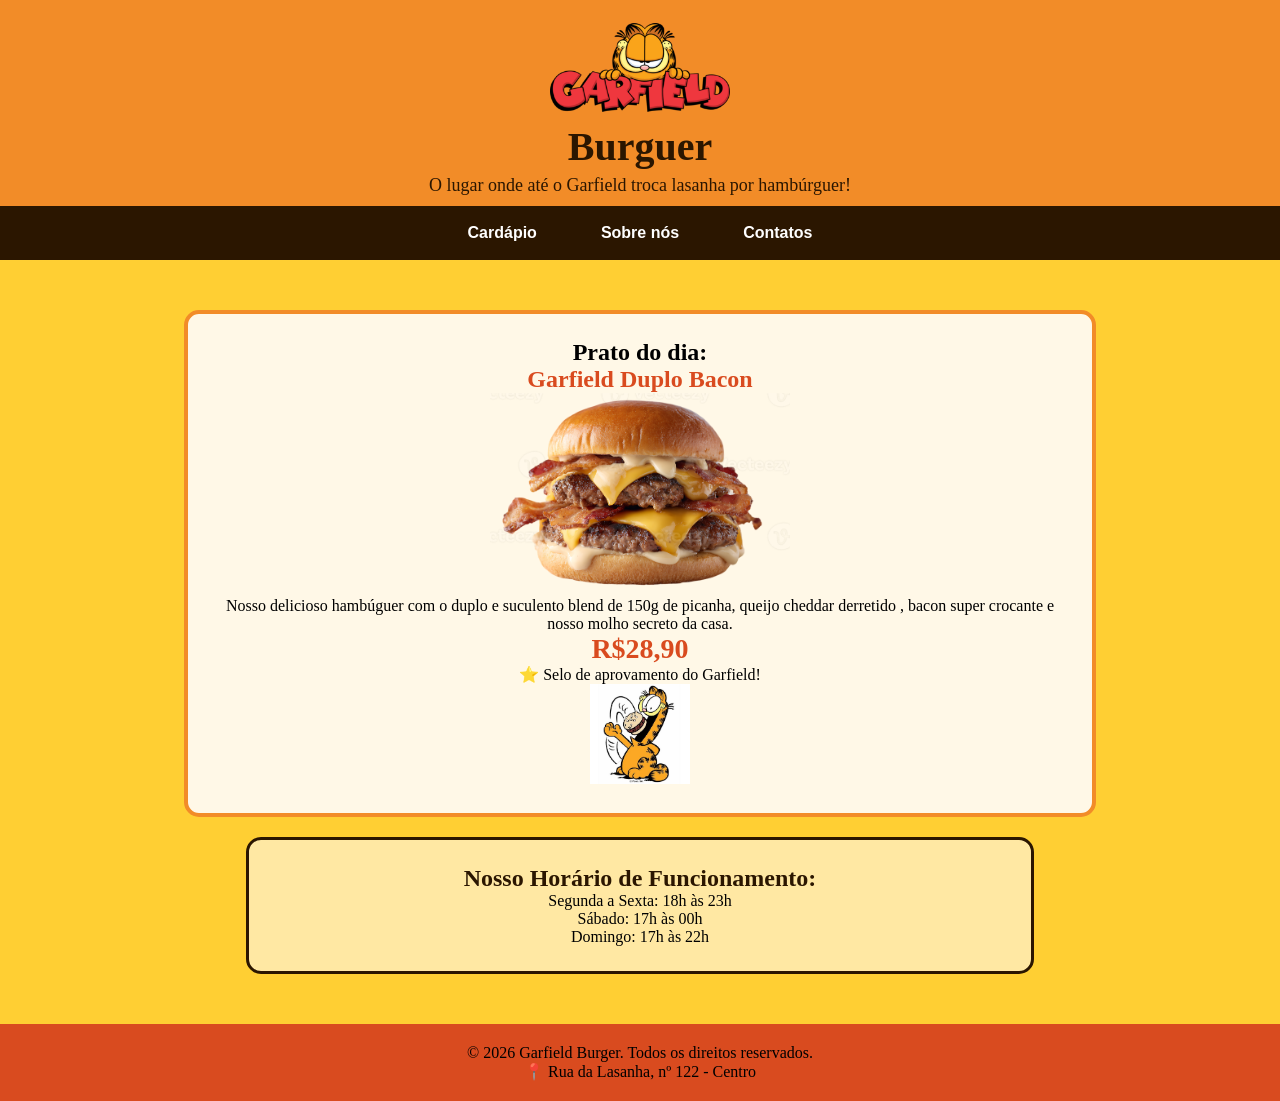
<file: atv1/index.html>
<!DOCTYPE html>
<html lang="pt-BR">
<head>
    <meta charset="UTF-8">
    <meta name="viewport" content="width=device-width, initial-scale=1.0">
    <link rel="stylesheet" href="style.css">
    <link rel="shortcut icon" href="./img/logo3.png" type="image/x-icon">
    <title>Garfield Burguer</title>
</head>

<body>
    
    <header class="topo_da_pagina"> 
        <img src="./img/faixada.png" alt="" class="fundo">
        <div class="fundo_faix">
            <div>
            <h1>Burguer</h1>
            <p>O lugar onde até o Garfield troca lasanha por hambúrguer!</p>
            </div>
        </div>
    </header>
    <nav>
        <a href="link">Cardápio</a>
        <a href="link">Sobre nós</a>
        <a href="link">Contatos</a>
    </nav>
    <section>
        <div class="prato_do_dia">
            <h1>Prato do dia:</h1>
            <h2>Garfield Duplo Bacon</h2>
            <img class="hamb" src="./img/a-delicious-double-bacon-cheeseburger-on-a-bun-isolated-on-transparent-background-png.webp" alt="">
            <p>Nosso delicioso hambúguer com o duplo e suculento blend de 150g de picanha, queijo cheddar derretido ,
                bacon super crocante e nosso molho secreto da casa. </p>
            <h3>R$28,90</h3>
            <p>⭐ Selo de aprovamento do Garfield!</p>
            <img class="selo" src="./img/garfield.hamburgeuer.jpeg" alt="">
        </div>
        <div class="horario_funcionamento">
            <h2>Nosso Horário de Funcionamento:</h2>
            <p>Segunda a Sexta: 18h às 23h</p>
            <p>Sábado: 17h às 00h</p>
            <p>Domingo: 17h às 22h</p>
        </div>
    </section>
    <footer>
        <p>&copy; 2026 Garfield Burger. Todos os direitos reservados.</p>
        <p>📍 Rua da Lasanha, nº 122 - Centro</p>
    </footer>

</body>
</html>
</file>
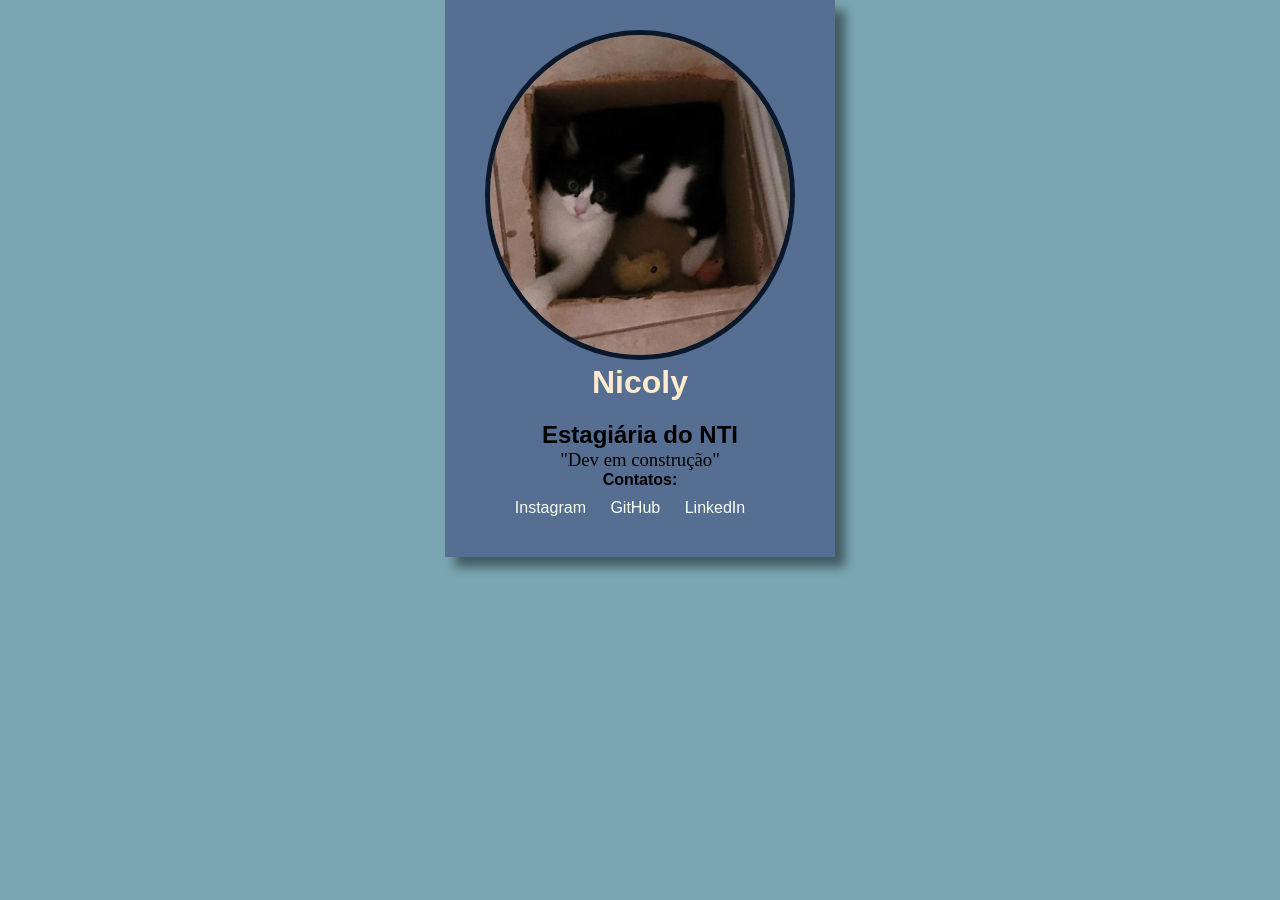
<file: cartao_visita/index.html>
<!DOCTYPE html>
<html lang="pt-BR">
<head>
    <meta charset="UTF-8">
    <meta name="viewport" content="width=device-width, initial-scale=1.0">
    <title>CARTUON DEL VESITA</title>
    <link rel="stylesheet" href="style.css">
</head>
<body>
    <div>
        <img src="./img/gato2.0.webp " alt="" width="300">
        <h1>Nicoly</h1>
        <h2> Estagiária do NTI</h2>
        <h3>"Dev em construção"</h3>
        
        <h4>Contatos:</h4>
        <a href="https://www.instagram.com/_nickxz._/" target="_blank">Instagram</a>
        <a href="https://github.com/Nicoly3105" target="_blank">GitHub</a>
        <a href="https://www.linkedin.com/in/nicoly-ferreira-3391003b8/" target="_blank">LinkedIn</a>
    </div>
    
</body>
</html>
</file>
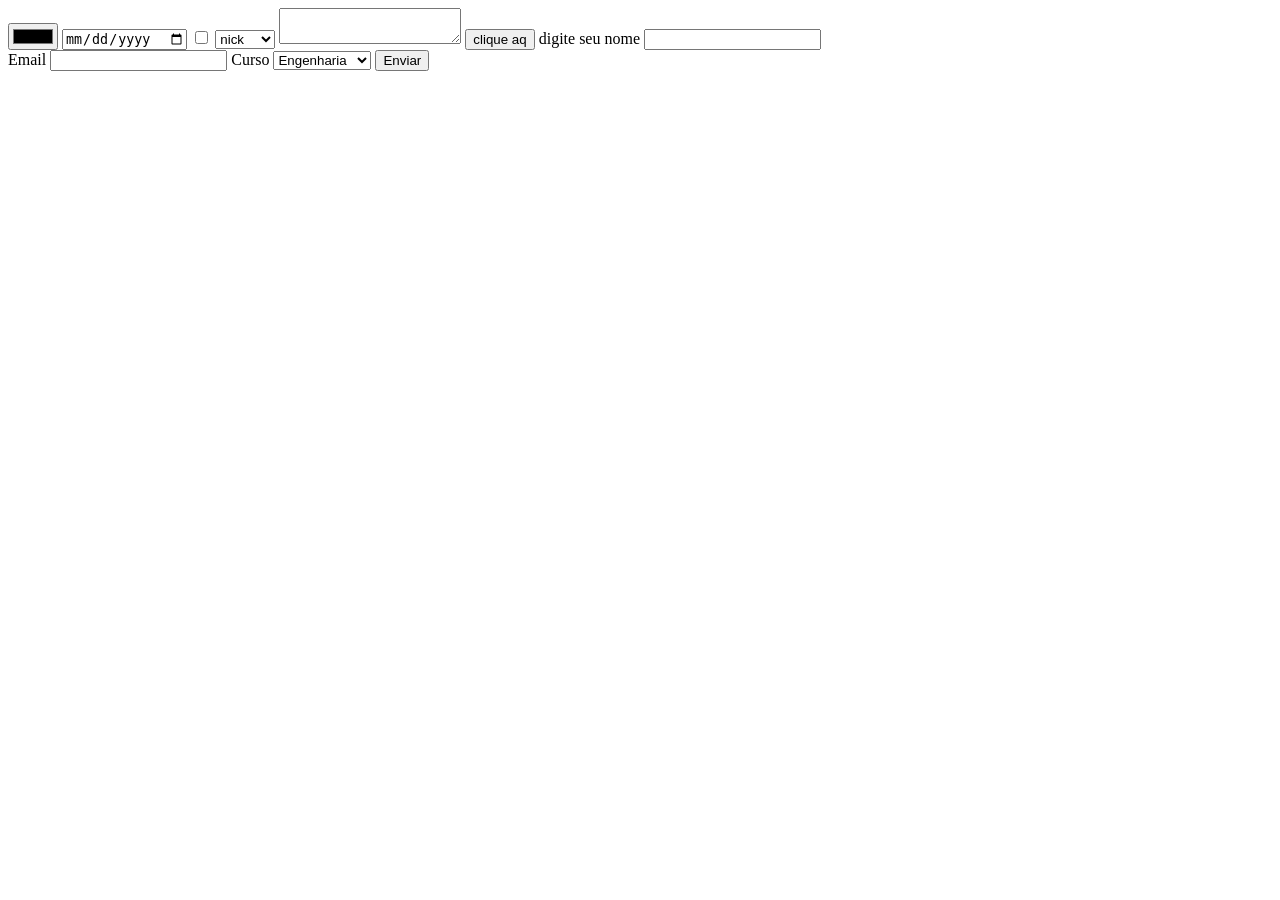
<file: inputs_aula/index.html>
<!DOCTYPE html>
<html lang="pt - BR">
<head>
    <meta charset="UTF-8">
    <meta name="viewport" content="width=device-width, initial-scale=1.0">
    <title>Document</title>
</head>
<body>
    <input type="color" name="cor" id="">
    <input type="date" name="" id="">
    <input type="checkbox" name="" id="">
    <select name="" id="">
        <option value="nick">nick</option>
        <option value="cocoly">cocoly</option>
    </select>
    <textarea name="" id="" rows="" cols=""></textarea>
    <button>clique aq</button>
    <label for="nome">digite seu nome</label>
    <input type="text" id="nome">

    <form>
        <label for="email">Email</label>
        <input type="email" name="" id="">
        <label for="curso">Curso</label>
        <select name="" id="curso">
            <option value="">Engenharia</option>
            <option value="">Computação</option>
        </select>
        <button>Enviar</button>
    </form>
    
</body>
</html>
</file>
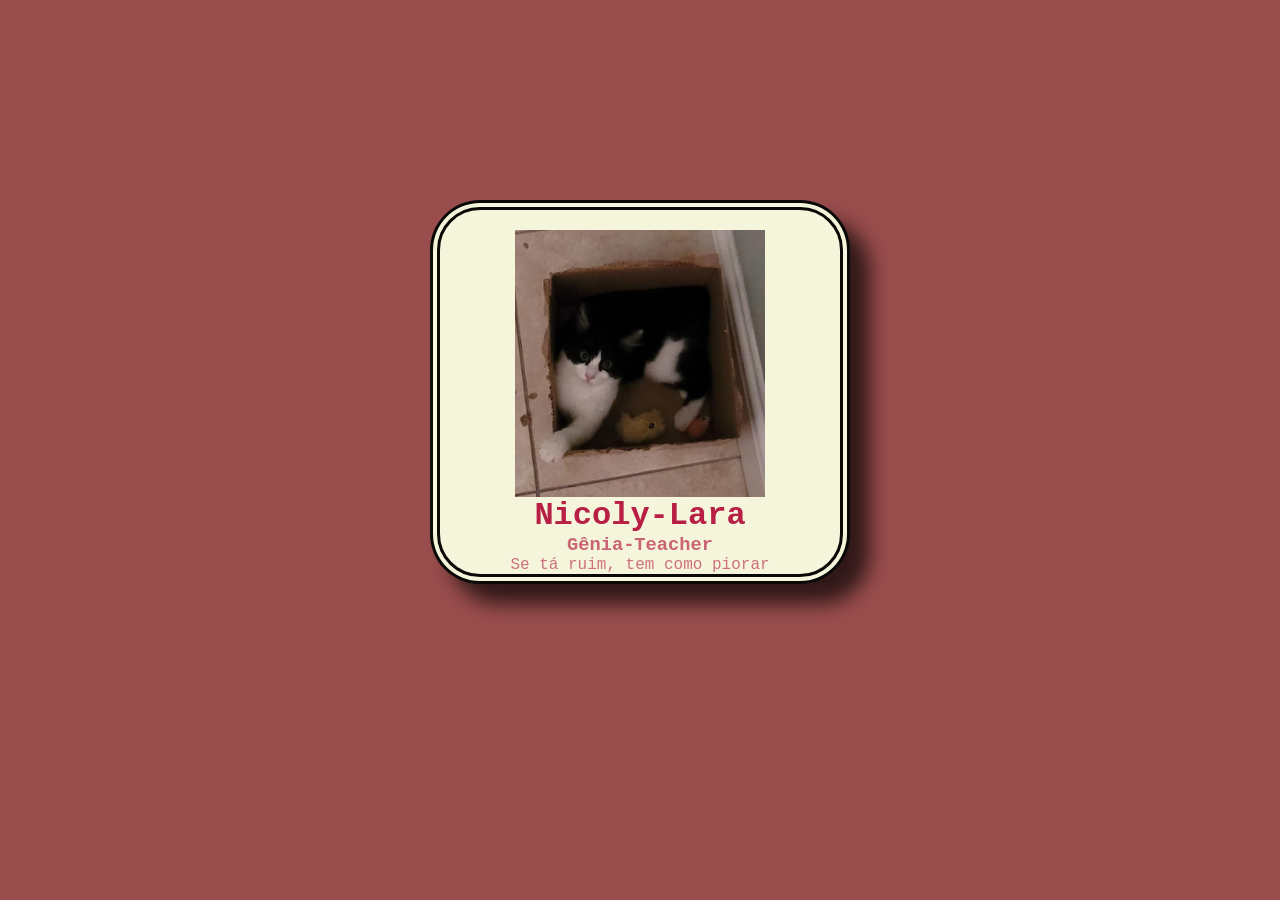
<file: meu_card/index.html>
<!DOCTYPE html>
<html lang="pt-BR">
<head>
    <meta charset="UTF-8">
    <meta name="viewport" content="width=device-width, initial-scale=1.0">
    <title>Meu Card</title>
    <link rel="stylesheet" href="style.css">
    <link rel="shortcut icon" href="porra.png" type="image/x-icon">

</head>
<body>
    <div>
        <img src="gato2.0.webp" alt="" width="250">
        <h1>Nicoly-Lara</h1>
        <h3>Gênia-Teacher  </h3>
        <p>Se tá ruim, tem como piorar</p>
    </div>

</body>
</html>
</file>
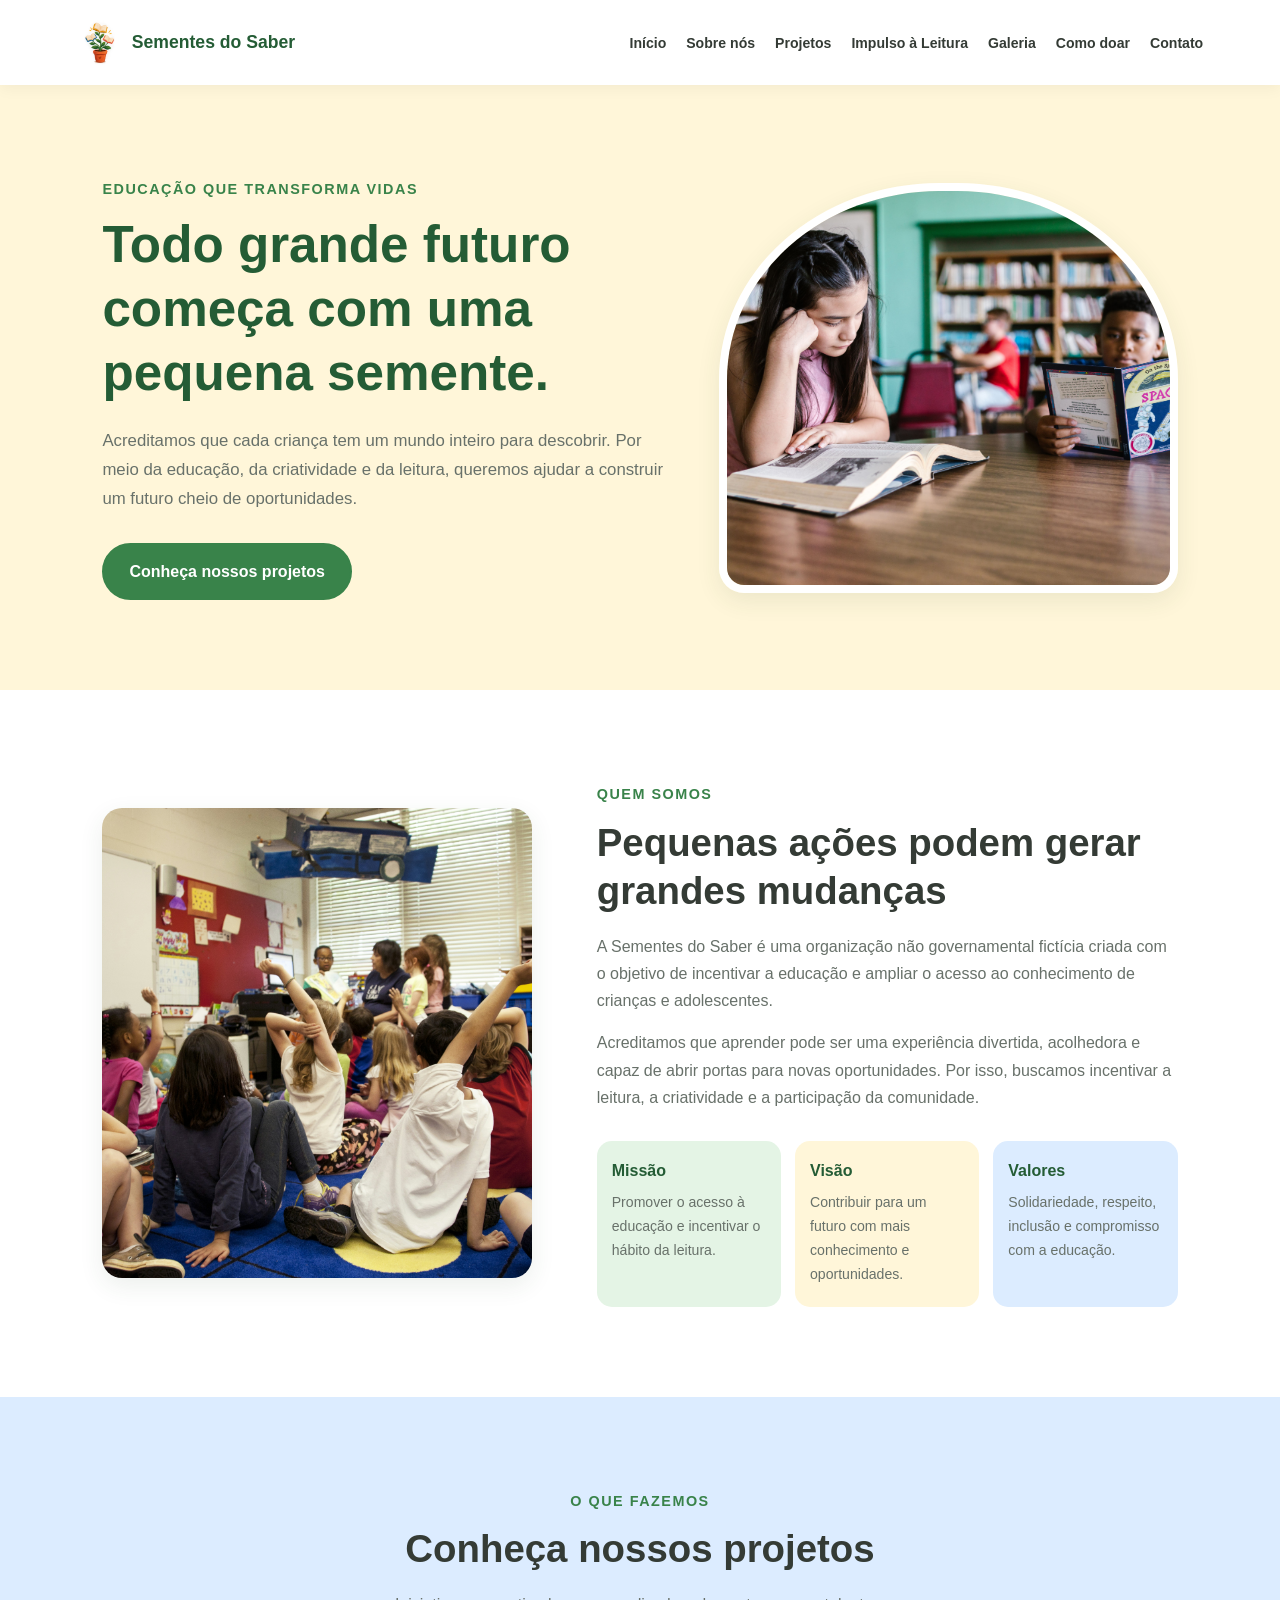
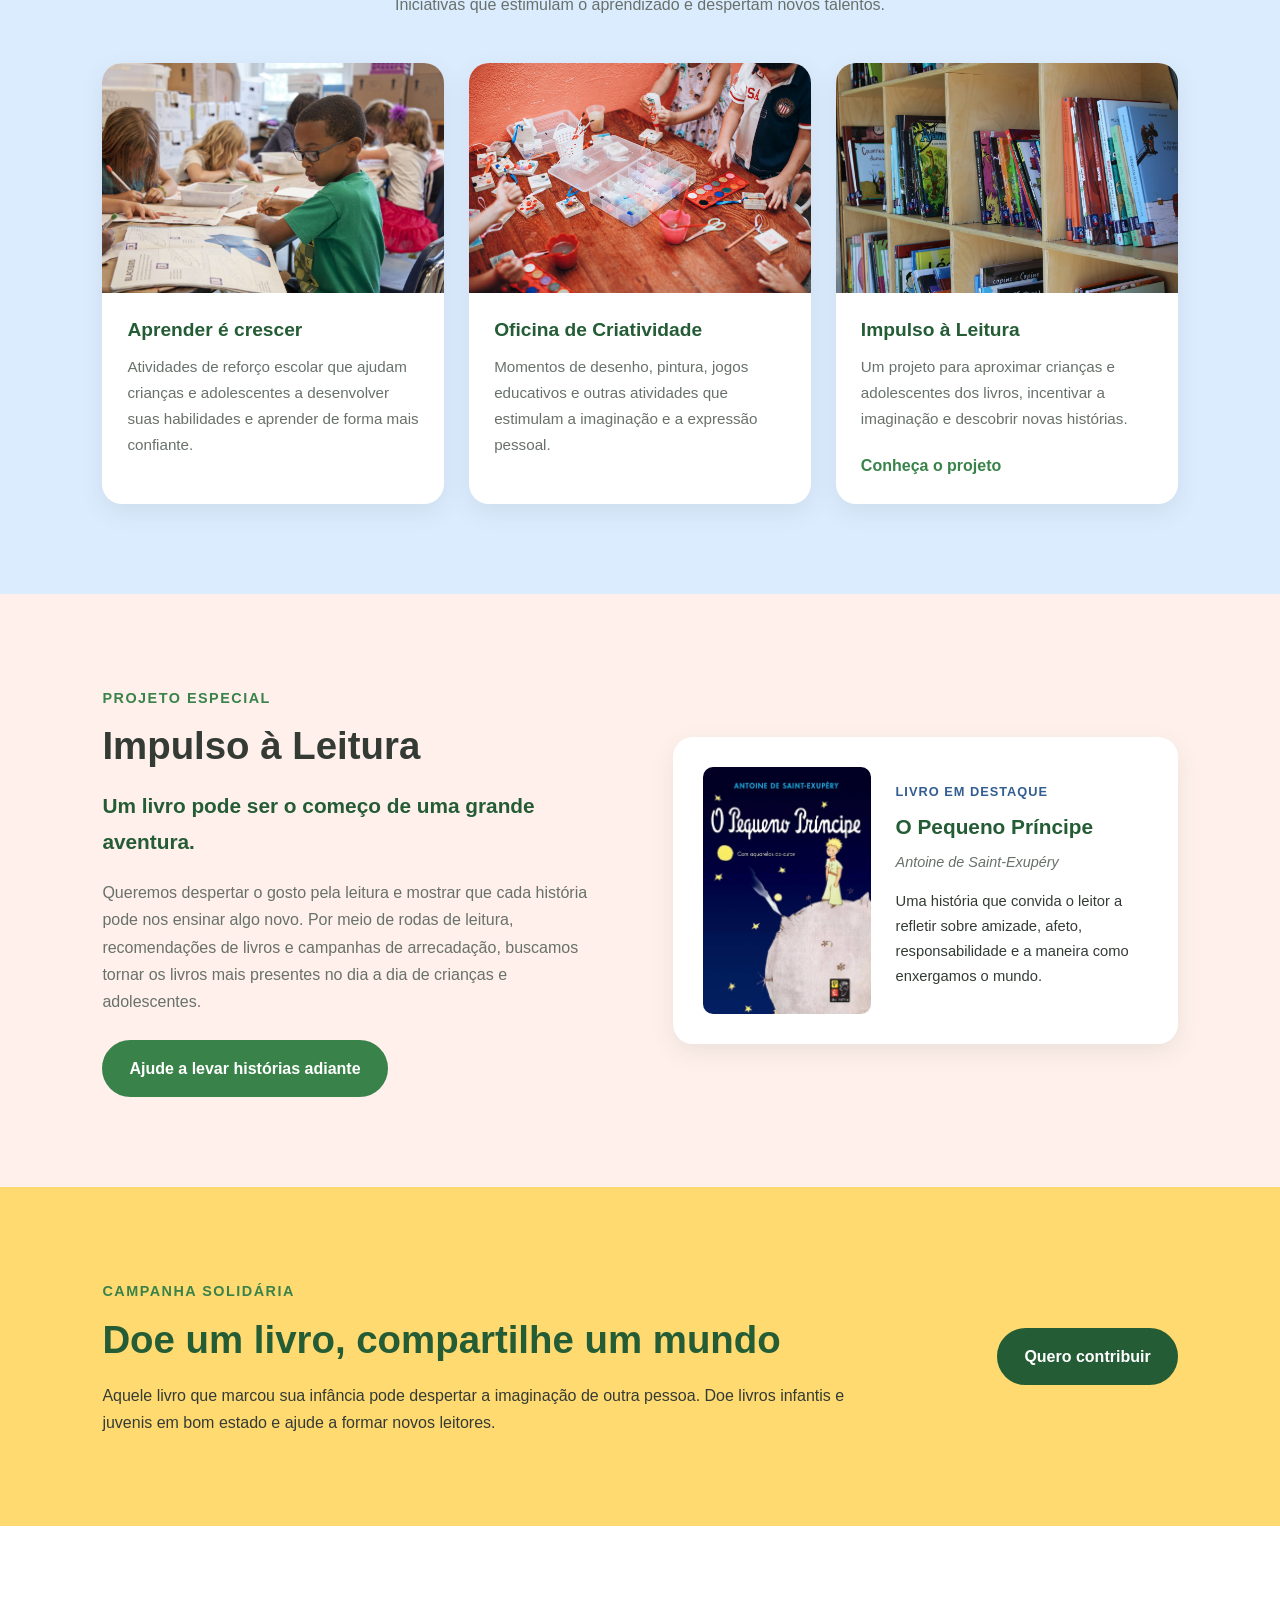
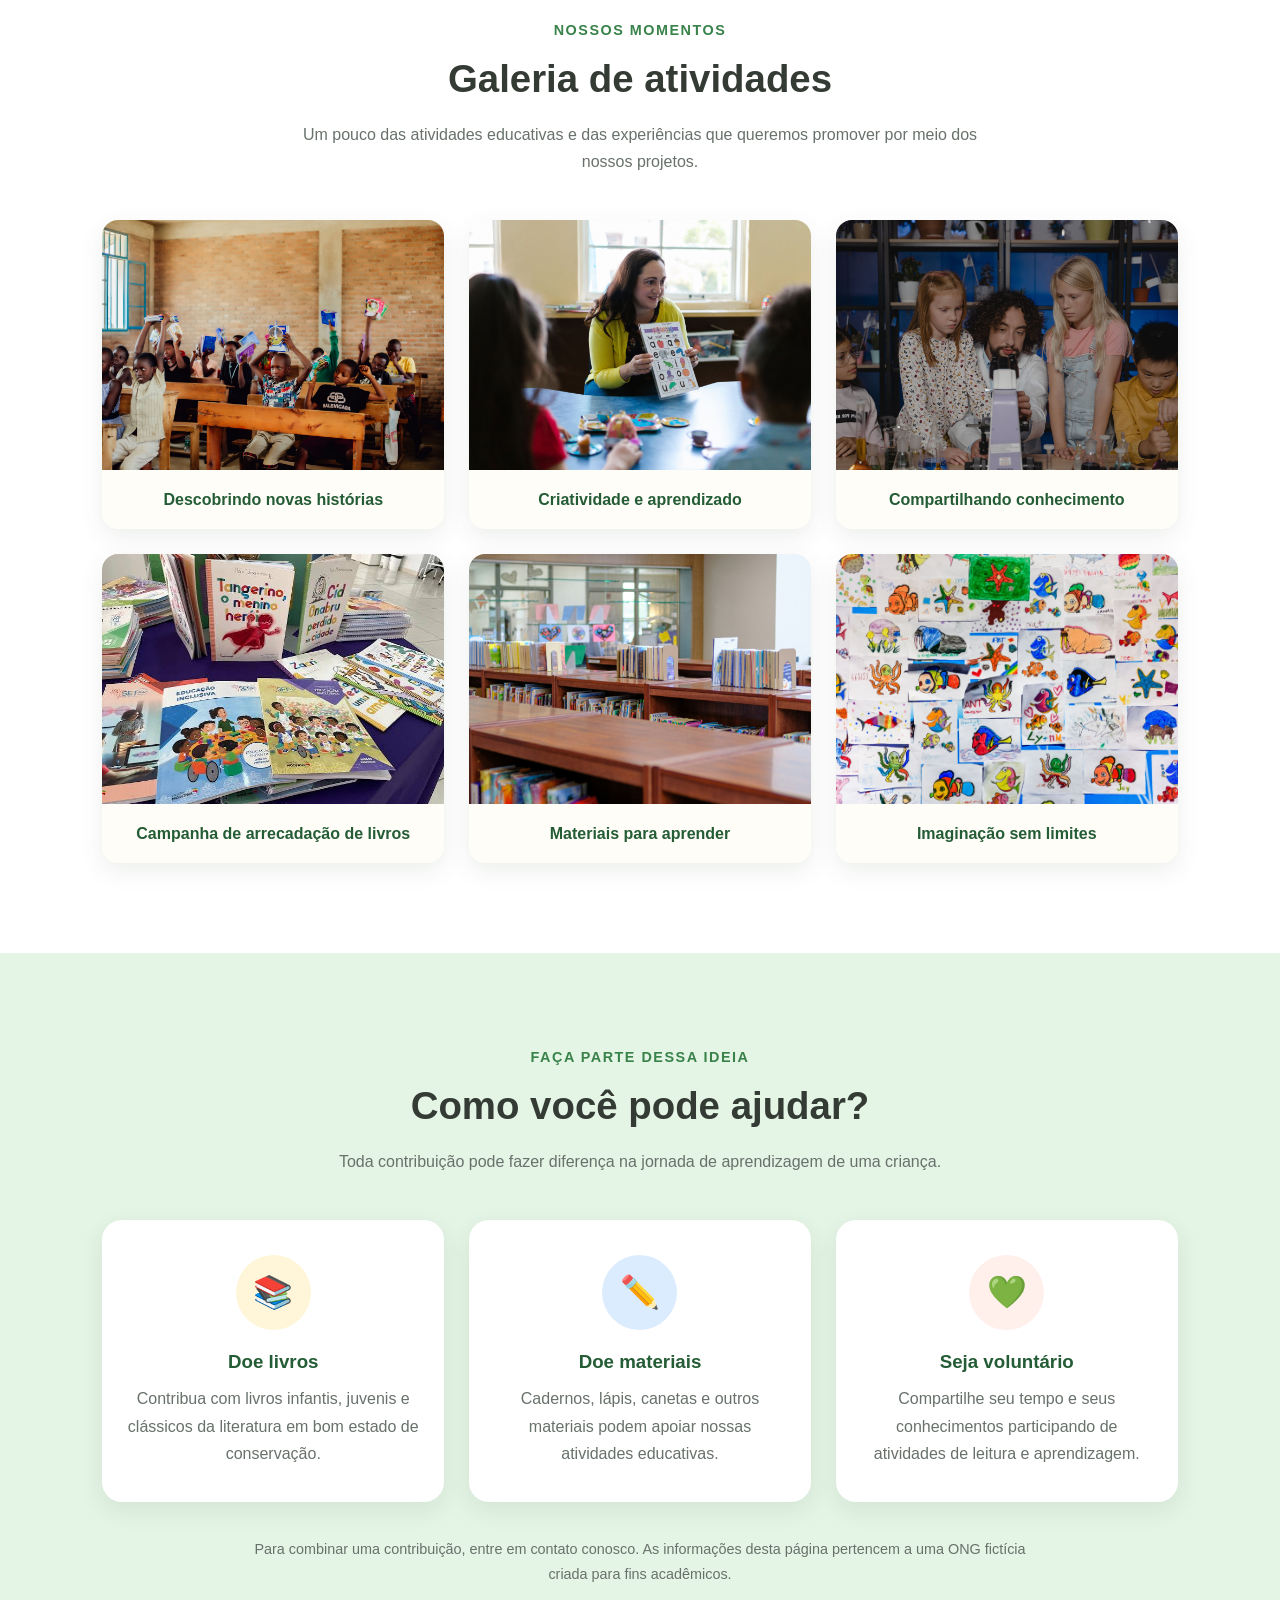
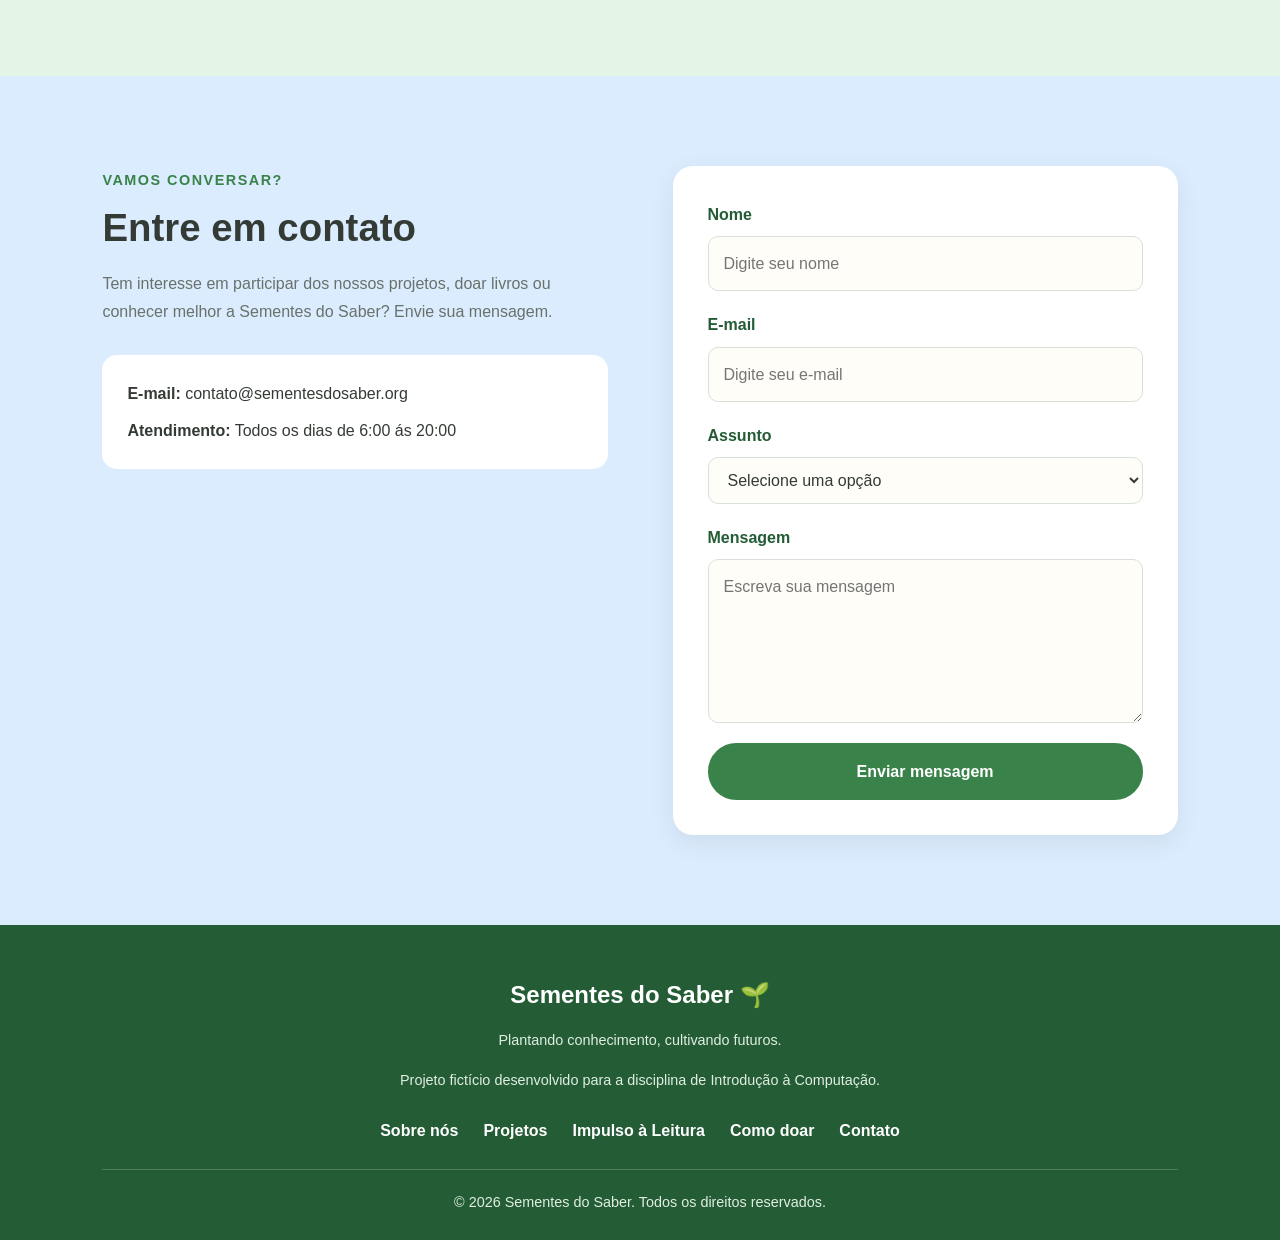
<file: ong/index.html>
<!DOCTYPE html>
<html lang="pt-BR">
<head>
    <meta charset="UTF-8">
    <meta name="viewport" content="width=device-width, initial-scale=1.0">
    <meta name="description" content="Sementes do Saber: uma ONG fictícia que incentiva a educação e a leitura entre crianças e adolescentes.">
    <title>Sementes do Saber | Plantando conhecimento</title>
    <link rel="stylesheet" href="style.css">
</head>
<body>

    <header class="cabecalho">
        <a href="#inicio" class="logo">
            <img src="img/logo.png" alt="Logo da Sementes do Saber">
            <span>Sementes do Saber</span>
        </a>

        <nav class="navegacao" aria-label="Navegação principal">
            <ul>
                <li><a href="#inicio">Início</a></li>
                <li><a href="#sobre">Sobre nós</a></li>
                <li><a href="#projetos">Projetos</a></li>
                <li><a href="#leitura">Impulso à Leitura</a></li>
                <li><a href="#galeria">Galeria</a></li>
                <li><a href="#doar">Como doar</a></li>
                <li><a href="#contato">Contato</a></li>
            </ul>
        </nav>
    </header>

    <main>
        <section id="inicio" class="inicio">
            <div class="conteudo-inicio">
                <span class="subtitulo">Educação que transforma vidas</span>
                <h1>Todo grande futuro começa com uma pequena semente.</h1>
                <p>
                    Acreditamos que cada criança tem um mundo inteiro para descobrir.
                    Por meio da educação, da criatividade e da leitura, queremos
                    ajudar a construir um futuro cheio de oportunidades.
                </p>
                <a href="#projetos" class="botao">Conheça nossos projetos</a>
            </div>

            <div class="imagem-inicio">
                <img src="img/inicio.jpg" alt="Crianças reunidas em uma atividade de leitura">
            </div>
        </section>

        <section id="sobre" class="sobre">
            <div class="imagem-sobre">
                <img src="img/sobre.jpg" alt="Livros e materiais educativos organizados para atividades">
            </div>

            <div class="conteudo-sobre">
                <span class="subtitulo">Quem somos</span>
                <h2>Pequenas ações podem gerar grandes mudanças</h2>
                <p>
                    A Sementes do Saber é uma organização não governamental fictícia
                    criada com o objetivo de incentivar a educação e ampliar o acesso
                    ao conhecimento de crianças e adolescentes.
                </p>
                <p>
                    Acreditamos que aprender pode ser uma experiência divertida,
                    acolhedora e capaz de abrir portas para novas oportunidades.
                    Por isso, buscamos incentivar a leitura, a criatividade e a
                    participação da comunidade.
                </p>

                <div class="valores">
                    <article class="valor">
                        <h3>Missão</h3>
                        <p>Promover o acesso à educação e incentivar o hábito da leitura.</p>
                    </article>

                    <article class="valor">
                        <h3>Visão</h3>
                        <p>Contribuir para um futuro com mais conhecimento e oportunidades.</p>
                    </article>

                    <article class="valor">
                        <h3>Valores</h3>
                        <p>Solidariedade, respeito, inclusão e compromisso com a educação.</p>
                    </article>
                </div>
            </div>
        </section>

        <section id="projetos" class="projetos">
            <div class="titulo-secao">
                <span class="subtitulo">O que fazemos</span>
                <h2>Conheça nossos projetos</h2>
                <p>Iniciativas que estimulam o aprendizado e despertam novos talentos.</p>
            </div>

            <div class="lista-projetos">
                <article class="cartao-projeto">
                    <img src="img/reforco.jpg" alt="Materiais utilizados em atividades de reforço escolar">
                    <div class="conteudo-cartao">
                        <h3>Aprender é crescer</h3>
                        <p>
                            Atividades de reforço escolar que ajudam crianças e
                            adolescentes a desenvolver suas habilidades e aprender
                            de forma mais confiante.
                        </p>
                    </div>
                </article>

                <article class="cartao-projeto">
                    <img src="img/criatividade.jpg" alt="Materiais coloridos para uma oficina criativa">
                    <div class="conteudo-cartao">
                        <h3>Oficina de Criatividade</h3>
                        <p>
                            Momentos de desenho, pintura, jogos educativos e outras
                            atividades que estimulam a imaginação e a expressão pessoal.
                        </p>
                    </div>
                </article>

                <article class="cartao-projeto">
                    <img src="img/livros.jpg" alt="Livros infantis preparados para uma atividade de leitura">
                    <div class="conteudo-cartao">
                        <h3>Impulso à Leitura</h3>
                        <p>
                            Um projeto para aproximar crianças e adolescentes dos livros,
                            incentivar a imaginação e descobrir novas histórias.
                        </p>
                        <a href="#leitura" class="link-projeto">Conheça o projeto</a>
                    </div>
                </article>
            </div>
        </section>

        <section id="leitura" class="leitura">
            <div class="conteudo-leitura">
                <span class="subtitulo">Projeto especial</span>
                <h2>Impulso à Leitura</h2>
                <p class="frase-leitura">
                    Um livro pode ser o começo de uma grande aventura.
                </p>
                <p>
                    Queremos despertar o gosto pela leitura e mostrar que cada
                    história pode nos ensinar algo novo. Por meio de rodas de leitura,
                    recomendações de livros e campanhas de arrecadação, buscamos
                    tornar os livros mais presentes no dia a dia de crianças e adolescentes.
                </p>
                <a href="#doar" class="botao">Ajude a levar histórias adiante</a>
            </div>

            <div class="livro-destaque">
                <img src="img/pequeno-principe.jpg" alt="Capa de uma edição de O Pequeno Príncipe, de Antoine de Saint-Exupéry">

                <div class="informacoes-livro">
                    <span class="categoria-livro">Livro em destaque</span>
                    <h3>O Pequeno Príncipe</h3>
                    <p class="autor">Antoine de Saint-Exupéry</p>
                    <p>
                        Uma história que convida o leitor a refletir sobre amizade,
                        afeto, responsabilidade e a maneira como enxergamos o mundo.
                    </p>
                </div>
            </div>
        </section>

        <section class="campanha-leitura">
            <div>
                <span class="subtitulo">Campanha solidária</span>
                <h2>Doe um livro, compartilhe um mundo</h2>
                <p>
                    Aquele livro que marcou sua infância pode despertar a imaginação
                    de outra pessoa. Doe livros infantis e juvenis em bom estado
                    e ajude a formar novos leitores.
                </p>
            </div>

            <a href="#doar" class="botao">Quero contribuir</a>
        </section>

        <section id="galeria" class="galeria">
            <div class="titulo-secao">
                <span class="subtitulo">Nossos momentos</span>
                <h2>Galeria de atividades</h2>
                <p>
                    Um pouco das atividades educativas e das experiências que
                    queremos promover por meio dos nossos projetos.
                </p>
            </div>

            <div class="fotos-galeria">
                <figure>
                    <img src="img/descobrindo-historias.jpg" alt="Livros organizados para uma atividade educativa">
                    <figcaption>Descobrindo novas histórias</figcaption>
                </figure>

                <figure>
                    <img src="img/aprendizado.jpg" alt="Materiais coloridos utilizados em atividades infantis">
                    <figcaption>Criatividade e aprendizado</figcaption>
                </figure>

                <figure>
                    <img src="img/compartilhando.jpg" alt="Espaço preparado para uma roda de leitura">
                    <figcaption>Compartilhando conhecimento</figcaption>
                </figure>

                <figure>
                    <img src="img/leitura.jpg" alt="Livros infantis reunidos para uma campanha de doação">
                    <figcaption>Campanha de arrecadação de livros</figcaption>
                </figure>

                <figure>
                    <img src="img/materiais.jpg" alt="Cadernos e materiais escolares para atividades educativas">
                    <figcaption>Materiais para aprender</figcaption>
                </figure>

                <figure>
                    <img src="img/imaginacao.jpg" alt="Livros e ilustrações coloridas em um ambiente de leitura">
                    <figcaption>Imaginação sem limites</figcaption>
                </figure>
            </div>
        </section>

        <section id="doar" class="doar">
            <div class="titulo-secao">
                <span class="subtitulo">Faça parte dessa ideia</span>
                <h2>Como você pode ajudar?</h2>
                <p>
                    Toda contribuição pode fazer diferença na jornada de aprendizagem
                    de uma criança.
                </p>
            </div>

            <div class="opcoes-doacao">
                <article class="cartao-doacao">
                    <span class="icone-doacao" aria-hidden="true">📚</span>
                    <h3>Doe livros</h3>
                    <p>
                        Contribua com livros infantis, juvenis e clássicos da literatura
                        em bom estado de conservação.
                    </p>
                </article>

                <article class="cartao-doacao">
                    <span class="icone-doacao" aria-hidden="true">✏️</span>
                    <h3>Doe materiais</h3>
                    <p>
                        Cadernos, lápis, canetas e outros materiais podem apoiar
                        nossas atividades educativas.
                    </p>
                </article>

                <article class="cartao-doacao">
                    <span class="icone-doacao" aria-hidden="true">💚</span>
                    <h3>Seja voluntário</h3>
                    <p>
                        Compartilhe seu tempo e seus conhecimentos participando
                        de atividades de leitura e aprendizagem.
                    </p>
                </article>
            </div>

            <p class="aviso-doacao">
                Para combinar uma contribuição, entre em contato conosco.
                As informações desta página pertencem a uma ONG fictícia criada
                para fins acadêmicos.
            </p>
        </section>

        <section id="contato" class="contato">
            <div class="conteudo-contato">
                <span class="subtitulo">Vamos conversar?</span>
                <h2>Entre em contato</h2>
                <p>
                    Tem interesse em participar dos nossos projetos, doar livros
                    ou conhecer melhor a Sementes do Saber? Envie sua mensagem.
                </p>

                <div class="dados-contato">
                    <p><strong>E-mail:</strong> contato@sementesdosaber.org</p>
                    <p><strong>Atendimento:</strong> Todos os dias de 6:00 ás 20:00</p>
                </div>
            </div>

            <form class="formulario-contato" action="#" method="post">
                <div class="campo">
                    <label for="nome">Nome</label>
                    <input type="text" id="nome" name="nome" placeholder="Digite seu nome" required>
                </div>

                <div class="campo">
                    <label for="email">E-mail</label>
                    <input type="email" id="email" name="email" placeholder="Digite seu e-mail" required>
                </div>

                <div class="campo">
                    <label for="assunto">Assunto</label>
                    <select id="assunto" name="assunto" required>
                        <option value="">Selecione uma opção</option>
                        <option value="doacao">Doação de livros ou materiais</option>
                        <option value="voluntariado">Voluntariado</option>
                        <option value="projetos">Informações sobre projetos</option>
                        <option value="outros">Outros assuntos</option>
                    </select>
                </div>

                <div class="campo">
                    <label for="mensagem">Mensagem</label>
                    <textarea id="mensagem" name="mensagem" rows="5" placeholder="Escreva sua mensagem" required></textarea>
                </div>

                <button type="submit" class="botao">Enviar mensagem</button>
            </form>
        </section>
    </main>

    <footer class="rodape">
        <a href="#inicio" class="logo-rodape">Sementes do Saber 🌱</a>
        <p>Plantando conhecimento, cultivando futuros.</p>
        <p>Projeto fictício desenvolvido para a disciplina de Introdução à Computação.</p>

        <nav aria-label="Navegação do rodapé">
            <a href="#sobre">Sobre nós</a>
            <a href="#projetos">Projetos</a>
            <a href="#leitura">Impulso à Leitura</a>
            <a href="#doar">Como doar</a>
            <a href="#contato">Contato</a>
        </nav>

        <p class="direitos">&copy; 2026 Sementes do Saber. Todos os direitos reservados.</p>
    </footer>

</body>
</html>
</file>
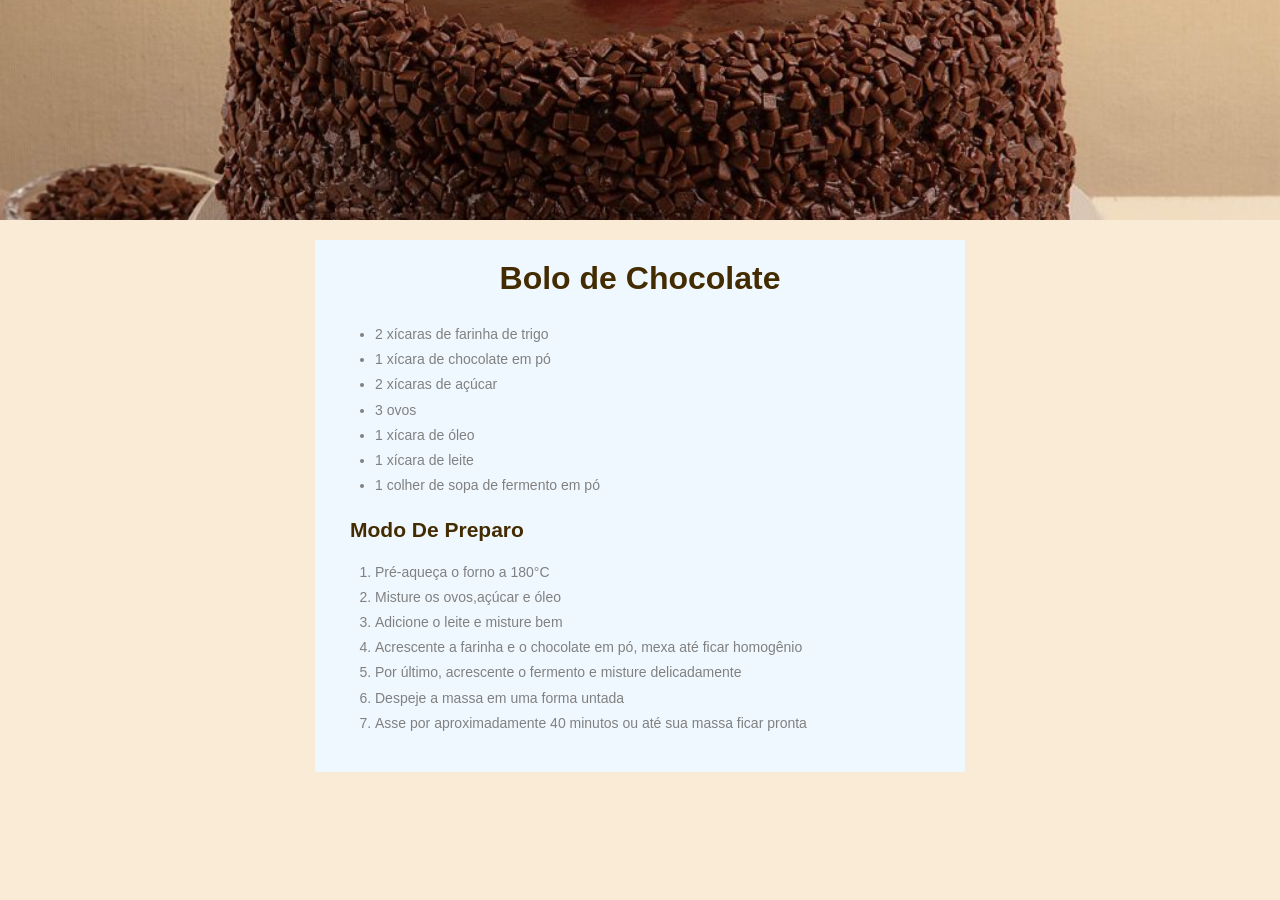
<file: receita_bolo/index.html>
<!DOCTYPE html>
<html lang="pt-BR">
<head>
    <meta charset="UTF-8">
    <meta name="viewport" content="width=device-width, initial-scale=1.0">
    <link rel="stylesheet" href="style.css">
    <title>Document</title>
</head>
<body>
    <img class="faixada" src="./img/bolo.jpg" alt="Bolo">
    <header role="img" aria-label="Imagem de um bolo de chocolate"></header>
    <main class="conteiner_receita"> 
        <div class="conteudo_receita">
            <h1>Bolo de Chocolate</h1>
            <ul>
                <li>2 xícaras de farinha de trigo</li>
                <li>1 xícara de chocolate em pó</li>
                <li>2 xícaras de açúcar</li>
                <li>3 ovos</li>
                <li>1 xícara de óleo</li>
                <li>1 xícara de leite</li>
                <li>1 colher de sopa de fermento em pó</li>
            </ul>
            <h2>Modo De Preparo</h2>
            <ol>
                <li>Pré-aqueça o forno a 180°C</li>
                <li>Misture os ovos,açúcar e óleo</li>
                <li>Adicione o leite e misture bem</li>
                <li>Acrescente a farinha e o chocolate em pó, mexa até ficar homogênio</li>
                <li>Por último, acrescente o fermento e misture delicadamente</li>
                <li>Despeje a massa em uma forma untada</li>
                <li>Asse por aproximadamente 40 minutos ou até sua massa ficar pronta</li>

            </ol>
        </div>
    </main>
    
</body>
</html>
</file>
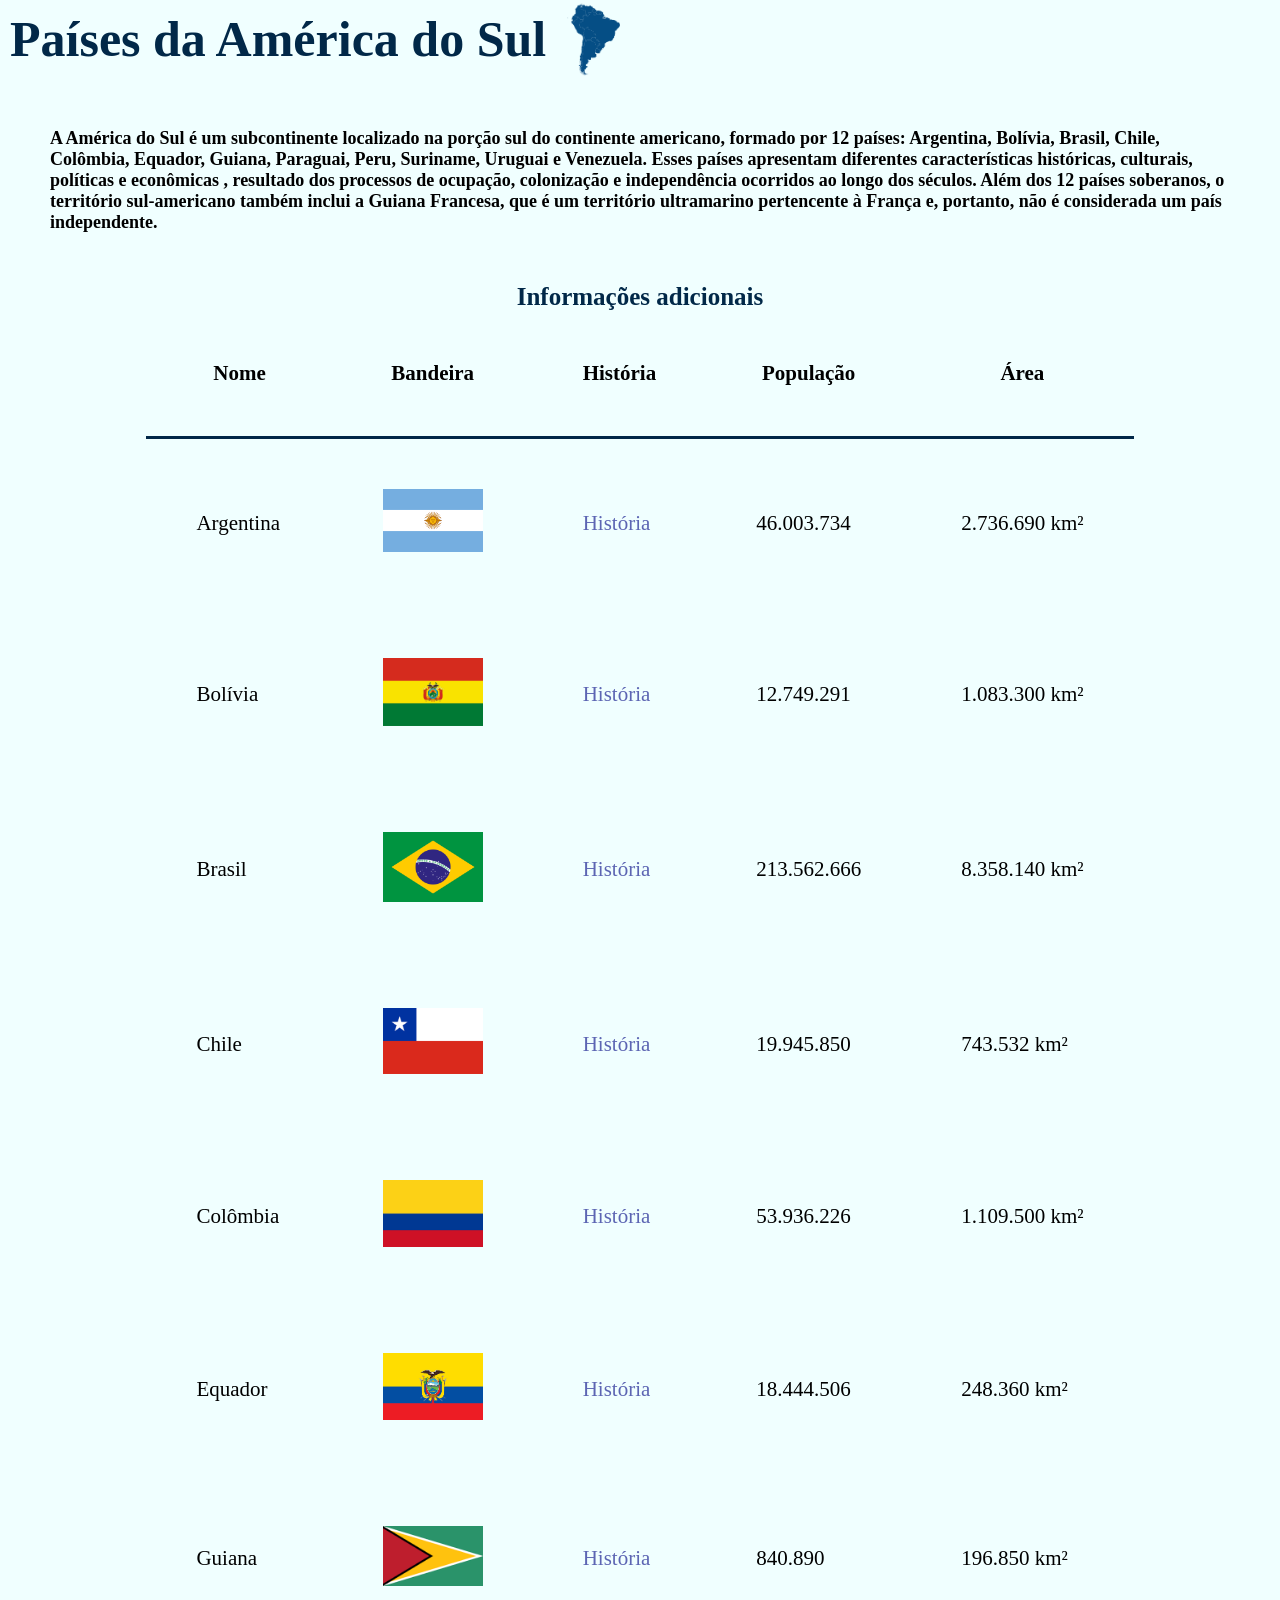
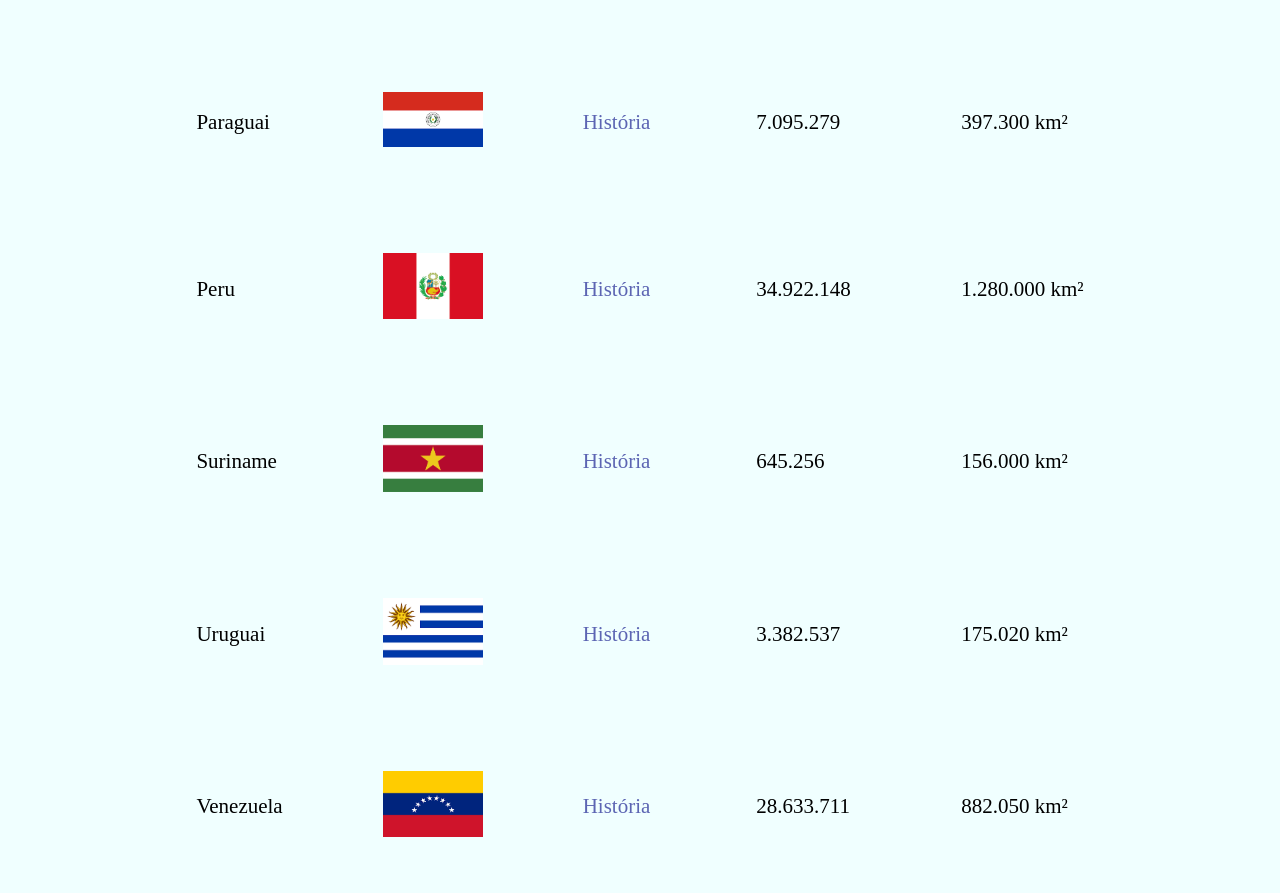
<file: site_paises/index.html>
<!DOCTYPE html>
<html lang="pt-BR">
<head>
    <meta charset="UTF-8">
    <meta name="viewport" content="width=device-width, initial-scale=1.0">
    <link rel="stylesheet" href="style.css">
    <title>Países da américa do sul</title>
</head>
<body>
    <header class="faixada">
        <h1 class="paises">Países da América do Sul</h1>
        <img class="continente" src="./img/south-america-country-map-map-of-south-america-in-blue-color-png.webp" alt="" width="200px" height="auto" title="América do Sul">
</header>
    <h3 class="intro">A América do Sul é um subcontinente localizado na porção sul do continente americano, formado por
        12 países: Argentina, Bolívia, Brasil, Chile, Colômbia, Equador, Guiana, Paraguai, Peru, Suriname, Uruguai
         e Venezuela. Esses países apresentam diferentes características históricas, culturais, políticas e econômicas
         , resultado dos processos de ocupação, colonização e independência ocorridos ao longo dos séculos. Além dos 12 países soberanos, 
         o território sul-americano também inclui a Guiana Francesa, que é um território ultramarino pertencente à França e, portanto, não
          é considerada um país independente.
</h3>
    <table class="tabela">
        <caption><strong>Informações adicionais</strong></caption>
        <thead>
            <th>Nome</th>
            <th>Bandeira</th>
            <th>História</th>
            <th>População</th>
            <th>Área</th>
        </thead>
        <tbody>
            <tr>
                <td>Argentina</td>
                <td><img src="./img/Flag_of_Argentina.png" alt="" width="100px" height="auto" title="Bandeira da Argentina"></td>
                <td><a href="https://www.britannica.com/place/Argentina" target="_blank">História</a></td>
                <td>46.003.734</td>
                <td>2.736.690 km²</td>
            </tr>
            <tr>
                <td>Bolívia</td>
                <td><img src="./img/bolivia.png" alt="" width="100px" height="auto" title="Bandeira da Bolívia"></td>
                <td><a href="https://www.britannica.com/place/Bolivia" target="_blank">História</a></td>
                <td>12.749.291</td>
                <td>1.083.300 km²</td>
            </tr>
            <tr>
                <td>Brasil</td>
                <td><img src="./img/Flag_of_Brazil.svg.webp" alt="" width="100px" height="auto" title="Bandeira do Brasil" ></td>
                <td><a href="https://www.britannica.com/place/Brazil" target="_blank">História</a></td>
                <td>213.562.666</td>
                <td>8.358.140 km²</td>
            </tr>
            <tr>
                <td>Chile</td>
                <td><img src="./img/chile.png" alt="" width="100px" height="auto" title="Bandeira do Chile"></td>
                <td><a href="https://www.britannica.com/place/Chile" target="_blank">História</a></td>
                <td>19.945.850</td>
                <td>743.532 km²</td>
            </tr>
            <tr>
                <td>Colômbia</td>
                <td><img src="./img/colombia.png" alt="" width="100px" height="auto" title="Bandeira da Colômbia"></td>
                <td><a href="https://www.britannica.com/place/Colombia" target="_blank">História</a></td>
                <td>53.936.226</td>
                <td>1.109.500 km²</td>
            </tr>
            <tr>
                <td>Equador</td>
                <td><img src="./img/equador.png" alt="" width="100px" height="auto" title="Bandeira do Equador"></td>
                <td><a href="https://www.britannica.com/place/Ecuador" target="_blank">História</a></td>
                <td>18.444.506</td>
                <td>248.360 km²</td>
            </tr>
            <tr>
                <td>Guiana</td>
                <td><img src="./img/guiana.png" alt="" width="100px" height="auto" title="Bandeira da Guiana"></td>
                <td><a href="https://www.britannica.com/place/Guyana" target="_blank">História</a></td>
                <td>840.890</td>
                <td>196.850 km²</td>
            </tr>
            <tr>
                <td>Paraguai</td>
                <td><img src="./img/paraguai.png" alt="" width="100px" height="auto" title="Bandeira do Paraguai"></td>
                <td><a href="https://www.britannica.com/place/Paraguay" target="_blank">História</a></td>
                <td>7.095.279</td>
                <td>397.300 km²</td>
            </tr>
            <tr>
                <td>Peru</td>
                <td><img src="./img/peru.png" alt="" width="100px" height="auto" title="Bandeira do Peru"></td>
                <td><a href="https://www.britannica.com/place/Peru" target="_blank">História</a></td>
                <td>34.922.148</td>
                <td>1.280.000 km²</td>
            </tr>
            <tr>
                <td>Suriname</td>
                <td><img src="./img/suriname.png" alt="" width="100px" height="auto" title="Bandeira do Suriname"></td>
                <td><a href="https://www.britannica.com/place/Suriname" target="_blank">História</a></td>
                <td>645.256</td>
                <td>156.000 km²</td>
            </tr>
            <tr>
                <td>Uruguai</td>
                <td><img src="./img/uruguai.png" alt="" width="100px" height="auto" title="Bandeira do Uruguai"></td>
                <td><a href="https://www.britannica.com/place/Uruguay" target="_blank">História</a></td>
                <td>3.382.537</td>
                <td>175.020 km²</td>
            </tr>
            <tr>
                <td>Venezuela</td>
                <td><img src="./img/venezuela.png" alt="" width="100px" height="auto" title="Bandeira da Venezuela"></td>
                <td><a href="https://www.britannica.com/place/Venezuela" target="_blank">História</a></td>
                <td>28.633.711</td>
                <td>882.050 km²</td>
            </tr>
        </tbody>
        <tfoot>

        </tfoot>
    </table>
</body>
</html>
</file>
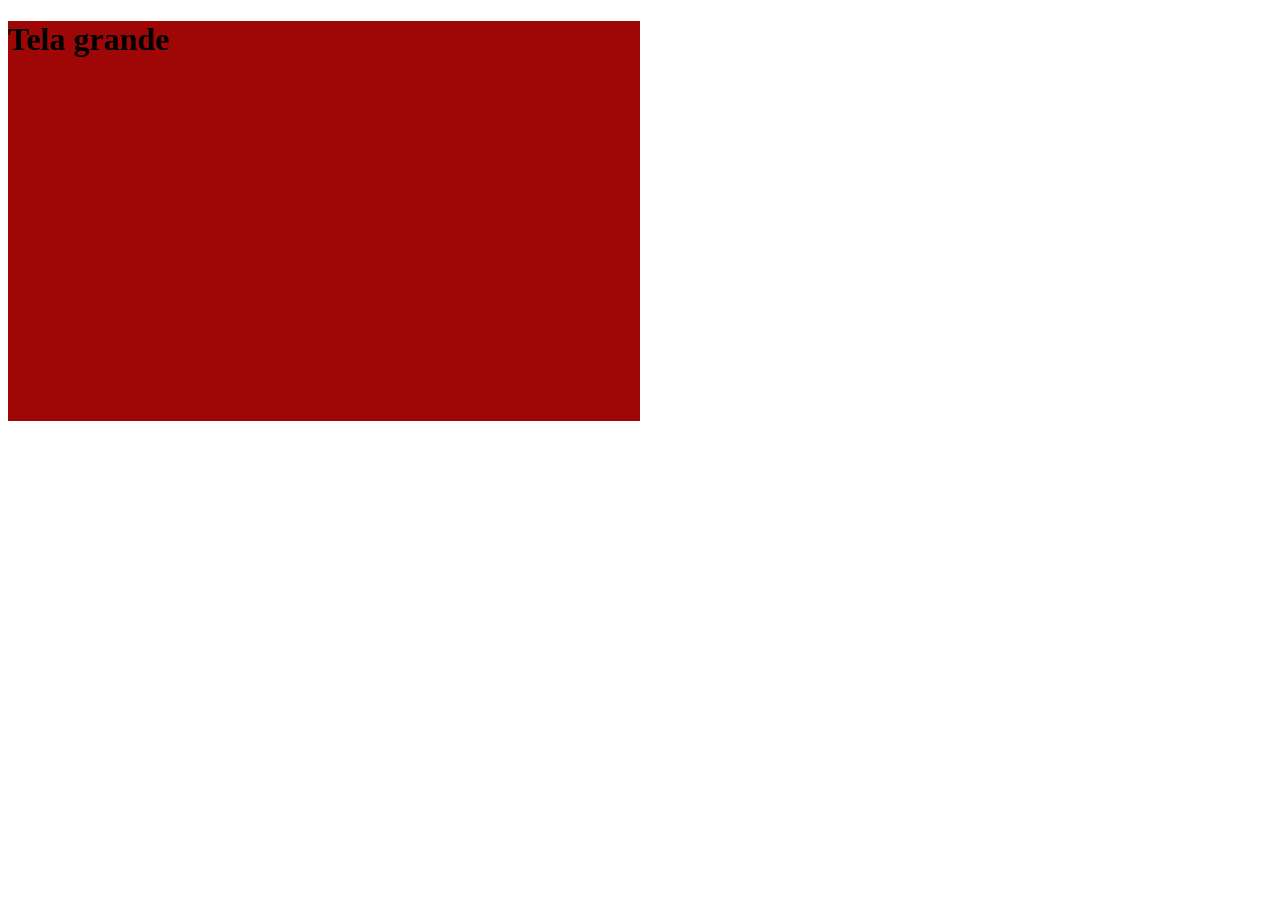
<file: teste/index.html>
<!DOCTYPE html>
<html lang="pt - BR">
<head>
    <meta charset="UTF-8">
    <meta name="viewport" content="width=device-width, initial-scale=1.0">
    <link rel="stylesheet" href="style.css">
    <title>Document</title>
</head>
<body>

    <div class="container pequeno">
        <h1>Tela pequena</h1>
    </div>

    <div class="container medio">
        <h1>Tela média</h1>
    </div>

    <div class="container grande">
        <h1>Tela grande</h1>
    </div>

</body>
</html>
 



</body>
</html>
</file>
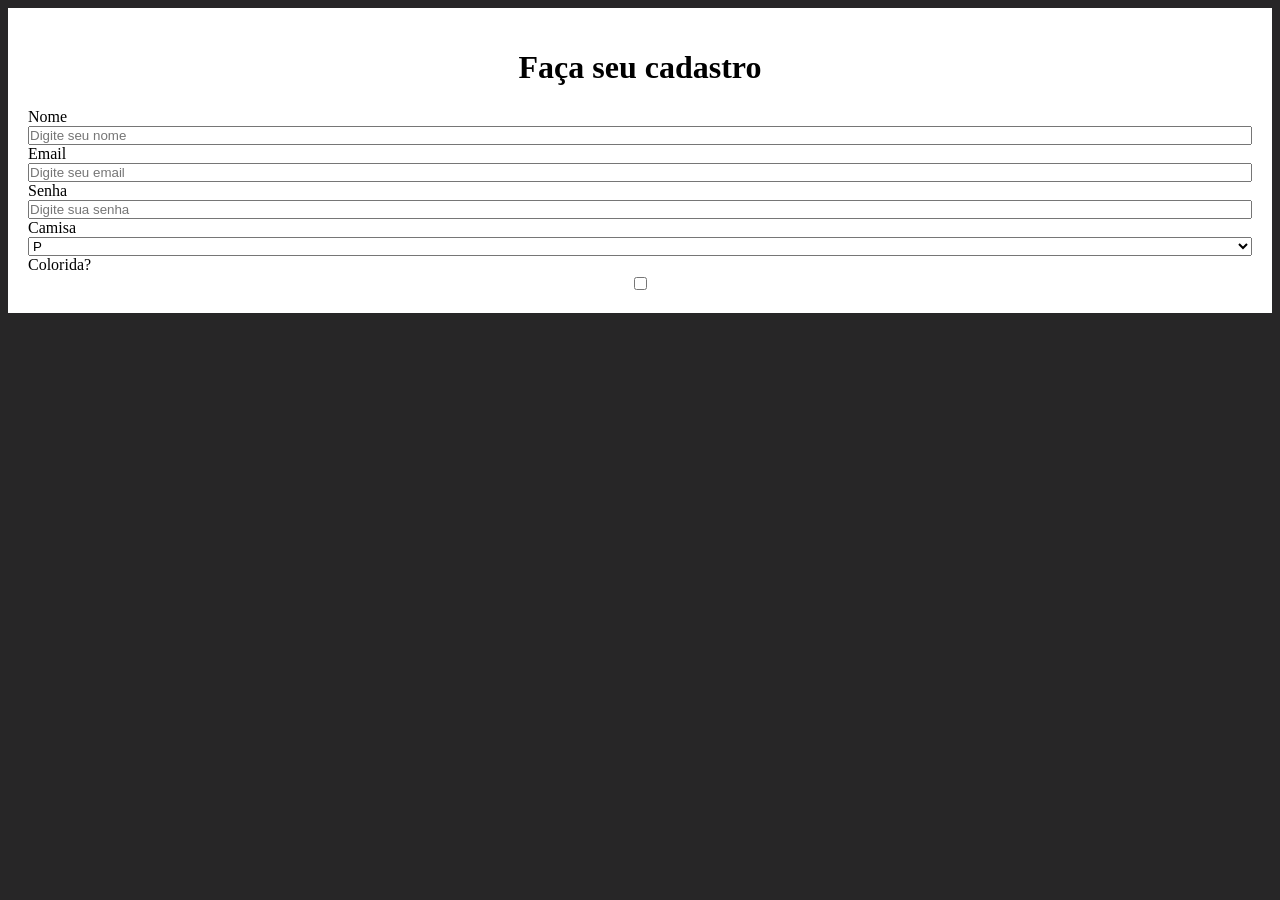
<file: inputs_aula/atv/index.html>
<!DOCTYPE html>
<html lang="pt - BR">
<head>
    <meta charset="UTF-8">
    <meta name="viewport" content="width=device-width, initial-scale=1.0">
    <link rel="stylesheet" href="style.css">
    <title>Document</title>
</head>
<body>
    <form class="dados">
        <h1>Faça seu cadastro</h1>
        <label for="nome">Nome</label>
        <input type="text" name="nome" id="nome" placeholder="Digite seu nome" required>
        <label for="email">Email</label>
        <input type="email" name="email" id="email" placeholder="Digite seu email" required>
        <label for="senha">Senha</label>
        <input type="text" name="senha" id="senha" placeholder="Digite sua senha" required>
        <label for="Selecione uma opção">Camisa</label>
        <select name="camisa" id="camisa">
            <option value="">P</option>
            <option value="">M</option>
            <option value="">GG</option>
        </select>
        <label for="colorida">Colorida?</label>
        <input type="checkbox" name="colorida" id="colorida">
    </form>
</body>
</html>
</file>
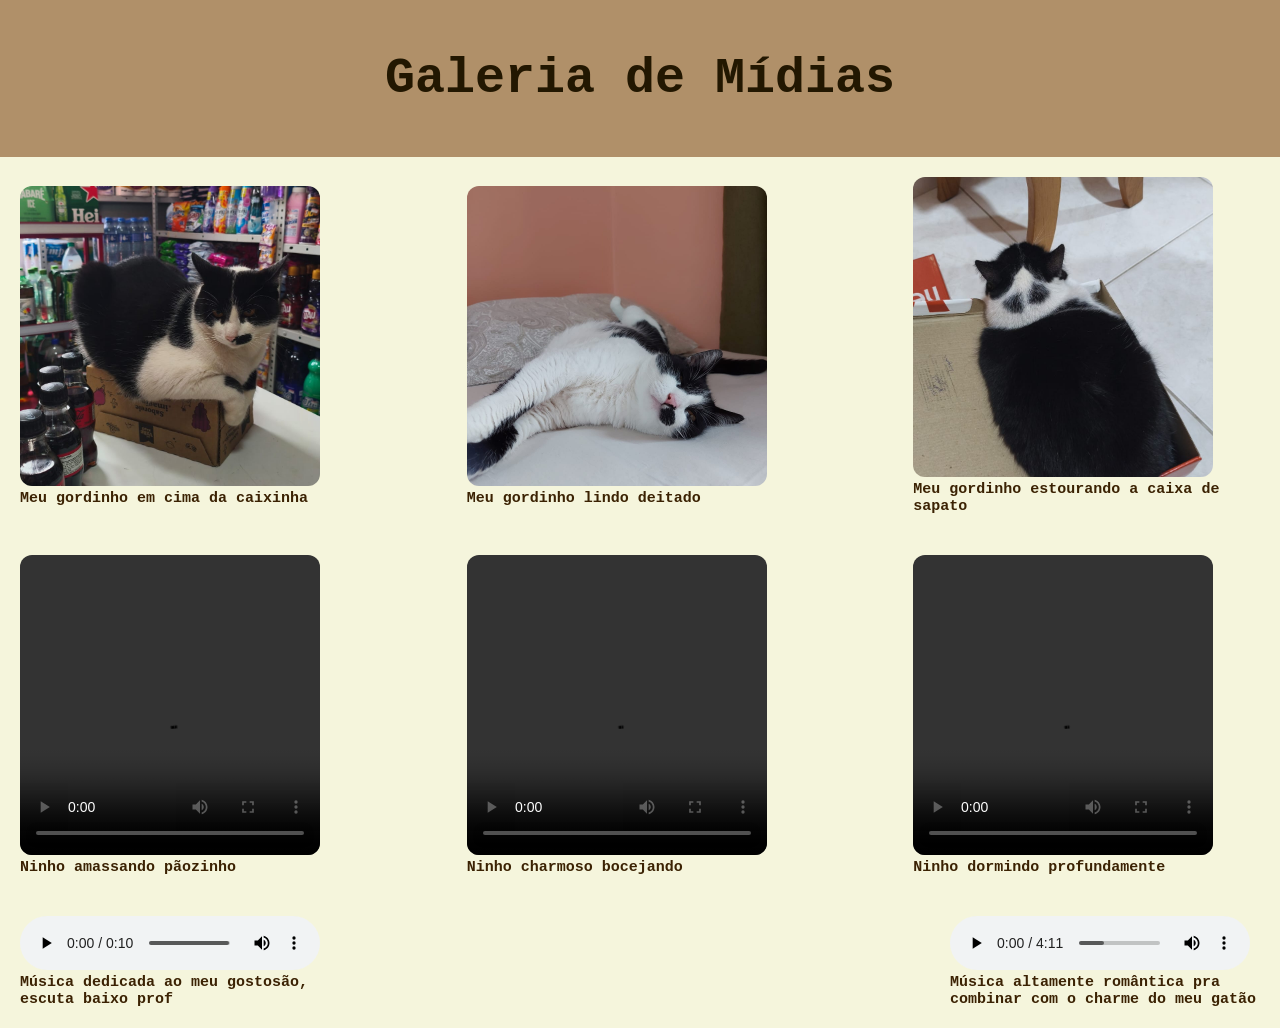
<file: pratica/galeria.html>
<!DOCTYPE html>
<html lang="pt-br">
<head>
    <meta charset="UTF-8">
    <title>Galeria de Mídias</title>
    <link rel="stylesheet" href="style.css">
</head>

<body>
    <header>
    <h1>Galeria de Mídias</h1>
    </header>
    <div class="galeria">
        <div class="imagens">
            <figure>
                <img class="img1" src="./img/ninhonacaixa.jpeg" alt="Meu gordinho em cima da caixinha">
                <figcaption ><strong>Meu gordinho em cima da caixinha</strong></figcaption>
            </figure>

            <figure>
                <img class="img2" src="./img/ninhodeitado.jpeg" alt="Meu gordinho deitado">
                <figcaption ><strong>Meu gordinho lindo deitado</strong></figcaption>
            </figure>

            <figure>
                <img class="img3" src="./img//ninhonacaixinhadesapato.jpeg" alt="Meu gordinho estourando a caixa de sapato">
                <figcaption ><strong>Meu gordinho estourando a caixa de sapato</strong></figcaption>
            </figure>
        </div>

        <div class="videos">
            <figure>
                <video class="vid1" controls>
                    <source  src="./img/ninhoamassandopao.mp4" type="video/mp4">
                </video>
                <figcaption ><strong>Ninho amassando pãozinho</strong></figcaption>
            </figure>

            <figure>
                <video class="vid2" controls>
                    <source  src="./img/ninhobocejando.mp4" type="video/mp4">
                </video>
                <figcaption ><strong>Ninho charmoso bocejando</strong></figcaption>
            </figure>

            <figure>
                <video class="vid3" controls>
                    <source  src="./img/finadoninho.mp4" type="video/mp4">
                </video>
                <figcaption ><strong>Ninho dormindo profundamente</strong></figcaption>
            </figure>
        </div>

        <div class="audios">
            <figure>
                <audio class="aud1" controls>
                    <source src="./img/dansagatinho.mpeg" type="audio/mpeg">
                </audio>    
                <figcaption ><strong>Música dedicada ao meu gostosão, escuta baixo prof</strong></figcaption>
            </figure>

            <figure>
                <audio class="aud2" controls>
                    <source src="./img/musicaromantica (2).mpeg" type="audio/mpeg">
                </audio>
                <figcaption ><strong>Música altamente romântica pra combinar com o charme do meu gatão</strong></figcaption>
            </figure>
        </div>
    </div>
</body>
</html>
</file>
<file: atv1/style.css>
*{
    margin: 0;
    padding: 0;
    font-family:serif;
}
body{
    background-color: #fff3d6;
}

.topo_da_pagina{
    background-color: #f28c28;
    text-align: center;
    padding: 10px;
    color: #2b1600;
}
.topo_da_pagina img{
    width: 200px;
    display: block;
    margin: 0 auto;
}   
.topo_da_pagina h1{
    font-size: 40px;
    margin: 0;
}
.topo_da_pagina p{
    font-size: 18px;
    margin-top: 5px;
}

nav{
    background-color: #2b1600;
    text-align: center;
    padding: 18px;
}
nav a{
    color: white;
    text-decoration: none;
    margin: 30px;
    font-family:sans-serif;
    font-weight: bold; 
}
section{
    background-color: #ffcf33;
    padding: 30px; 
    text-align: center;
}
.prato_do_dia{
    background-color: #fff8e7;
    width: 70%; margin: 20px auto;
    padding: 25px;
    border: 4px solid #f28c28;
    border-radius: 15px;
}
.hamb{
    width: 300px;
}
.selo{
    width: 100px;
}
.prato_do_dia h2 { 
    color: #d94b1f; 
}
.prato_do_dia h3 { 
    font-size: 28px;
    color: #d94b1f; 
}
.horario_funcionamento{
    background-color: #ffe8a3;
    width: 60%; margin: 20px auto;
    padding: 25px;
    border: 3px solid #2b1600;
    border-radius: 15px;
}
.horario_funcionamento h2{
    color: #2b1600;
}
footer{
    background-color: #d94b1f;
    color: white;
    text-align: center;
    padding: 20px;
}
footer p{
    color: black;
}
</file>
<file: cartao_visita/style.css>
* {

    margin: 0;
    padding: 0;

}
body{
    background-color: rgb(121, 166, 178);
}
div{

    background-color: rgb(85, 110, 145);
    width: 350px;
    text-align: center;
    margin: 0 auto ;
    padding: 20px;
    font-family: 'Gill Sans', 'Gill Sans MT', Calibri, 'Trebuchet MS', sans-serif;
    box-shadow: 10px 10px 10px rgba(0, 0, 0, 0.456);
}
img{
    border-radius: 50%;
    border: 5px solid rgb(10, 24, 42);
    margin-top: 10px;

}
h1{
    color: blanchedalmond;
    font-weight: 900;
}
h2{
    margin-top: 20px;
}
h3{
    font-weight: 500;
    font-family: 'Times New Roman', Times, serif;

}
h4{
    margin-bottom: 10px;
}
a{
    text-decoration: none;
    display: inline-block;
    margin-right: 20px;
    margin-bottom: 20px;
    color: rgb(251, 255, 240);
}
</file>
<file: meu_card/style.css>
*{
    margin: 0;
    padding: 0;
    font-family: 'Courier New', Courier, monospace;


}
body{
background-color: rgb(154, 77, 77);
text-align: center;
}

div{
background-color: beige;
width: 400px;
margin: 0 auto;
margin-top: 200px;
border-radius: 50px;
box-shadow: 20px 20px 20px rgba(0, 0, 0, 0.685);
border: 10px double rgba(0, 0, 0, 0.963);
}
img{
    display:block;
    margin: 0 auto;
    border-radius: 60%;
    padding-top: 20px;
    border-radius: 0;
}
h1{
    color: rgba(174, 3, 48, 0.881);
}
h3{
    color: rgba(174, 3, 49, 0.6);
}
p{
    color:rgba(174, 3, 49, 0.552);
}
</file>
<file: ong/style.css>
* {
    margin: 0;
    padding: 0;
    box-sizing: border-box;
}

:root {
    --verde: #39834a;
    --verde-escuro: #245c35;
    --verde-claro: #e4f4e5;
    --amarelo: #ffda70;
    --amarelo-claro: #fff6d9;
    --azul: #dcecff;
    --azul-escuro: #315d91;
    --coral: #ff9585;
    --coral-claro: #fff0ec;
    --branco: #ffffff;
    --fundo: #fffdf8;
    --texto: #343b35;
    --texto-claro: #68716a;
    --sombra: 0 8px 25px rgba(43, 78, 49, 0.09);
    --borda: 20px;
}

html {
    scroll-behavior: smooth;
    scroll-padding-top: 100px;
}

body {
    font-family: 'Nunito', sans-serif;
    color: var(--texto);
    background-color: var(--fundo);
    line-height: 1.7;
}

img {
    display: block;
    max-width: 100%;
}

a {
    color: inherit;
    text-decoration: none;
}

button,
input,
textarea,
select {
    font: inherit;
}

button,
a {
    -webkit-tap-highlight-color: transparent;
}

h1,
h2,
h3 {
    font-family: 'Poppins', sans-serif;
    line-height: 1.25;
}

h2 {
    font-size: clamp(1.8rem, 3vw, 2.6rem);
    margin-bottom: 18px;
}

p {
    margin-bottom: 15px;
}

section {
    padding: 90px 8%;
    scroll-margin-top: 80px;
}

.subtitulo {
    display: inline-block;
    color: var(--verde);
    font-size: 0.9rem;
    font-weight: 800;
    text-transform: uppercase;
    letter-spacing: 1.5px;
    margin-bottom: 12px;
}

.botao {
    display: inline-block;
    border: 2px solid var(--verde);
    border-radius: 50px;
    padding: 13px 25px;
    background-color: var(--verde);
    color: var(--branco);
    font-weight: 800;
    cursor: pointer;
    transition: background-color 0.3s, color 0.3s, transform 0.3s;
}

.botao:hover {
    background-color: var(--verde-escuro);
    border-color: var(--verde-escuro);
    transform: translateY(-3px);
}

.titulo-secao {
    max-width: 700px;
    margin: 0 auto 45px;
    text-align: center;
}

.titulo-secao p {
    color: var(--texto-claro);
}



.cabecalho {
    min-height: 85px;
    padding: 15px 6%;
    display: flex;
    justify-content: space-between;
    align-items: center;
    gap: 25px;
    background-color: var(--branco);
    box-shadow: 0 3px 15px rgba(0, 0, 0, 0.05);
    position: sticky;
    top: 0;
    z-index: 1000;
}

.logo {
    display: flex;
    align-items: center;
    gap: 10px;
    color: var(--verde-escuro);
    font-family: 'Poppins', sans-serif;
    font-size: 1.1rem;
    font-weight: 800;
    flex-shrink: 0;
}

.logo img {
    width: 45px;
    height: 45px;
    object-fit: contain;
}

.navegacao ul {
    display: flex;
    align-items: center;
    justify-content: center;
    gap: 20px;
    list-style: none;
    flex-wrap: wrap;
}

.navegacao a {
    font-size: 0.88rem;
    font-weight: 700;
    transition: color 0.3s;
}

.navegacao a:hover {
    color: var(--verde);
}



.inicio {
    min-height: 580px;
    display: grid;
    grid-template-columns: 1.1fr 0.9fr;
    align-items: center;
    gap: 55px;
    background-color: var(--amarelo-claro);
}

.conteudo-inicio h1 {
    max-width: 650px;
    color: var(--verde-escuro);
    font-size: clamp(2.2rem, 4vw, 3.6rem);
    margin-bottom: 22px;
}

.conteudo-inicio p {
    max-width: 570px;
    color: var(--texto-claro);
    margin-bottom: 30px;
    font-size: 1.05rem;
}

.imagem-inicio img {
    width: 100%;
    height: 410px;
    object-fit: cover;
    border-radius: 48% 48% 25px 25px;
    border: 8px solid var(--branco);
    box-shadow: var(--sombra);
}



.sobre {
    display: grid;
    grid-template-columns: 0.85fr 1.15fr;
    align-items: center;
    gap: 65px;
    background-color: var(--branco);
}

.imagem-sobre img {
    width: 100%;
    height: 470px;
    object-fit: cover;
    border-radius: var(--borda);
    box-shadow: var(--sombra);
}

.conteudo-sobre > p {
    color: var(--texto-claro);
}

.valores {
    display: grid;
    grid-template-columns: repeat(3, 1fr);
    gap: 14px;
    margin-top: 30px;
}

.valor {
    padding: 20px 15px;
    background-color: var(--verde-claro);
    border-radius: 15px;
}

.valor:nth-child(2) {
    background-color: var(--amarelo-claro);
}

.valor:nth-child(3) {
    background-color: var(--azul);
}

.valor h3 {
    color: var(--verde-escuro);
    font-size: 1rem;
    margin-bottom: 10px;
}

.valor p {
    color: var(--texto-claro);
    font-size: 0.88rem;
    margin-bottom: 0;
}



.projetos {
    background-color: var(--azul);
}

.lista-projetos {
    display: grid;
    grid-template-columns: repeat(3, minmax(0, 1fr));
    gap: 25px;
}

.cartao-projeto {
    overflow: hidden;
    background-color: var(--branco);
    border-radius: var(--borda);
    box-shadow: var(--sombra);
    transition: transform 0.3s, box-shadow 0.3s;
}

.cartao-projeto:hover {
    transform: translateY(-7px);
    box-shadow: 0 15px 30px rgba(43, 78, 49, 0.15);
}

.cartao-projeto img {
    width: 100%;
    height: 230px;
    object-fit: cover;
}

.conteudo-cartao {
    padding: 25px;
}

.conteudo-cartao h3 {
    color: var(--verde-escuro);
    font-size: 1.2rem;
    margin-bottom: 12px;
}

.conteudo-cartao p {
    color: var(--texto-claro);
    font-size: 0.95rem;
}

.link-projeto {
    display: inline-block;
    color: var(--verde);
    font-weight: 800;
    margin-top: 5px;
}

.link-projeto:hover {
    color: var(--verde-escuro);
    text-decoration: underline;
}



.leitura {
    display: grid;
    grid-template-columns: 1fr 1fr;
    align-items: center;
    gap: 65px;
    background-color: var(--coral-claro);
}

.conteudo-leitura p {
    color: var(--texto-claro);
}

.conteudo-leitura .frase-leitura {
    color: var(--verde-escuro);
    font-family: 'Poppins', sans-serif;
    font-size: 1.3rem;
    font-weight: 700;
    margin-bottom: 20px;
}

.conteudo-leitura .botao {
    margin-top: 10px;
}

.livro-destaque {
    display: grid;
    grid-template-columns: 0.8fr 1.2fr;
    align-items: center;
    gap: 25px;
    padding: 30px;
    background-color: var(--branco);
    border-radius: var(--borda);
    box-shadow: var(--sombra);
}

.livro-destaque img {
    width: 100%;
    max-height: 300px;
    object-fit: contain;
    border-radius: 10px;
}

.informacoes-livro h3 {
    color: var(--verde-escuro);
    font-size: 1.3rem;
    margin: 10px 0;
}

.categoria-livro {
    color: var(--azul-escuro);
    font-size: 0.8rem;
    font-weight: 800;
    text-transform: uppercase;
    letter-spacing: 1px;
}

.informacoes-livro .autor {
    color: var(--texto-claro);
    font-size: 0.9rem;
    font-style: italic;
}

.informacoes-livro p:last-child {
    font-size: 0.92rem;
}



.campanha-leitura {
    display: flex;
    align-items: center;
    justify-content: space-between;
    gap: 35px;
    background-color: var(--amarelo);
}

.campanha-leitura > div {
    max-width: 750px;
}

.campanha-leitura h2 {
    color: var(--verde-escuro);
}

.campanha-leitura p {
    margin-bottom: 0;
}

.campanha-leitura .botao {
    flex-shrink: 0;
    background-color: var(--verde-escuro);
    border-color: var(--verde-escuro);
}

.campanha-leitura .botao:hover {
    background-color: var(--branco);
    color: var(--verde-escuro);
}



.galeria {
    background-color: var(--branco);
}

.fotos-galeria {
    display: grid;
    grid-template-columns: repeat(3, minmax(0, 1fr));
    gap: 25px;
}

.fotos-galeria figure {
    overflow: hidden;
    background-color: var(--fundo);
    border-radius: 16px;
    box-shadow: var(--sombra);
}

.fotos-galeria img {
    width: 100%;
    height: 250px;
    object-fit: cover;
    transition: transform 0.4s;
}

.fotos-galeria figure:hover img {
    transform: scale(1.05);
}

.fotos-galeria figcaption {
    padding: 16px;
    color: var(--verde-escuro);
    font-weight: 800;
    text-align: center;
}



.doar {
    background-color: var(--verde-claro);
}

.opcoes-doacao {
    display: grid;
    grid-template-columns: repeat(3, minmax(0, 1fr));
    gap: 25px;
}

.cartao-doacao {
    padding: 35px 25px;
    background-color: var(--branco);
    border-radius: var(--borda);
    text-align: center;
    box-shadow: var(--sombra);
    transition: transform 0.3s;
}

.cartao-doacao:hover {
    transform: translateY(-6px);
}

.icone-doacao {
    display: inline-flex;
    justify-content: center;
    align-items: center;
    width: 75px;
    height: 75px;
    margin-bottom: 20px;
    border-radius: 50%;
    background-color: var(--amarelo-claro);
    font-size: 2rem;
}

.cartao-doacao:nth-child(2) .icone-doacao {
    background-color: var(--azul);
}

.cartao-doacao:nth-child(3) .icone-doacao {
    background-color: var(--coral-claro);
}

.cartao-doacao h3 {
    color: var(--verde-escuro);
    margin-bottom: 12px;
}

.cartao-doacao p {
    color: var(--texto-claro);
    margin-bottom: 0;
}

.aviso-doacao {
    max-width: 800px;
    margin: 35px auto 0;
    color: var(--texto-claro);
    font-size: 0.9rem;
    text-align: center;
}



.contato {
    display: grid;
    grid-template-columns: 1fr 1fr;
    align-items: start;
    gap: 65px;
    background-color: var(--azul);
}

.conteudo-contato > p {
    color: var(--texto-claro);
}

.dados-contato {
    margin-top: 30px;
    padding: 25px;
    background-color: var(--branco);
    border-radius: 15px;
}

.dados-contato p {
    overflow-wrap: anywhere;
    margin-bottom: 10px;
}

.dados-contato p:last-child {
    margin-bottom: 0;
}

.formulario-contato {
    padding: 35px;
    background-color: var(--branco);
    border-radius: var(--borda);
    box-shadow: var(--sombra);
}

.campo {
    display: flex;
    flex-direction: column;
    gap: 8px;
    margin-bottom: 20px;
}

.campo label {
    color: var(--verde-escuro);
    font-weight: 800;
}

.campo input,
.campo select,
.campo textarea {
    width: 100%;
    padding: 13px 15px;
    color: var(--texto);
    background-color: var(--fundo);
    border: 1px solid #d9e0d9;
    border-radius: 10px;
    outline: none;
    transition: border-color 0.3s, box-shadow 0.3s;
}

.campo input:focus,
.campo select:focus,
.campo textarea:focus {
    border-color: var(--verde);
    box-shadow: 0 0 0 3px rgba(57, 131, 74, 0.13);
}

.campo textarea {
    resize: vertical;
    min-height: 130px;
}

.formulario-contato .botao {
    width: 100%;
}



.rodape {
    padding: 50px 8% 25px;
    background-color: var(--verde-escuro);
    color: var(--branco);
    text-align: center;
}

.logo-rodape {
    display: inline-block;
    margin-bottom: 12px;
    font-family: 'Poppins', sans-serif;
    font-size: 1.5rem;
    font-weight: 800;
}

.rodape > p {
    color: #e0eee2;
    font-size: 0.9rem;
}

.rodape nav {
    display: flex;
    justify-content: center;
    flex-wrap: wrap;
    gap: 25px;
    margin: 25px 0;
}

.rodape nav a {
    font-weight: 700;
    transition: color 0.3s;
}

.rodape nav a:hover {
    color: var(--amarelo);
}

.rodape .direitos {
    padding-top: 20px;
    margin-bottom: 0;
    border-top: 1px solid rgba(255, 255, 255, 0.2);
}


/* Tablets */

@media (max-width: 1050px) {
    section {
        padding: 70px 5%;
    }

    .cabecalho {
        padding: 15px 4%;
        flex-direction: column;
        gap: 15px;
    }

    .navegacao ul {
        gap: 12px 20px;
    }

    .inicio,
    .sobre,
    .leitura,
    .contato {
        gap: 35px;
    }

    .valores {
        grid-template-columns: 1fr;
    }

    .lista-projetos,
    .fotos-galeria,
    .opcoes-doacao {
        gap: 18px;
    }

    .livro-destaque {
        grid-template-columns: 1fr;
    }

    .livro-destaque img {
        max-height: 260px;
    }
}


/* Celulares */

@media (max-width: 700px) {
    html {
        scroll-padding-top: 150px;
    }

    section {
        padding: 55px 6%;
    }

    .cabecalho {
        position: relative;
        padding: 18px 5%;
    }

    .logo {
        font-size: 1rem;
    }

    .navegacao ul {
        gap: 10px 15px;
    }

    .navegacao a {
        font-size: 0.85rem;
    }

    .inicio,
    .sobre,
    .leitura,
    .contato {
        grid-template-columns: 1fr;
        gap: 35px;
    }

    .inicio {
        padding-top: 55px;
    }

    .conteudo-inicio h1 {
        font-size: 2.25rem;
    }

    .imagem-inicio img {
        height: 300px;
        border-radius: 25px;
    }

    .imagem-sobre img {
        height: 300px;
    }

    .valores {
        grid-template-columns: 1fr;
    }

    .lista-projetos,
    .fotos-galeria,
    .opcoes-doacao {
        grid-template-columns: 1fr;
    }

    .cartao-projeto img {
        height: 240px;
    }

    .fotos-galeria img {
        height: 260px;
    }

    .livro-destaque {
        grid-template-columns: 1fr;
        padding: 25px;
    }

    .livro-destaque img {
        max-height: 280px;
    }

    .campanha-leitura {
        flex-direction: column;
        align-items: flex-start;
        gap: 25px;
    }

    .formulario-contato {
        padding: 25px 20px;
    }

    .rodape {
        padding: 40px 6% 25px;
    }

    .rodape nav {
        gap: 15px 20px;
    }
}


/* Celulares pequenos */

@media (max-width: 380px) {
    .conteudo-inicio h1 {
        font-size: 1.9rem;
    }

    .logo {
        font-size: 0.9rem;
    }

    .navegacao ul {
        gap: 8px 12px;
    }

    .navegacao a {
        font-size: 0.78rem;
    }

    .botao {
        padding: 12px 18px;
        font-size: 0.9rem;
    }
}
</file>
<file: receita_bolo/style.css>
body{
    margin: 0;
    background-color: antiquewhite;
    font-family: Arial, Helvetica, sans-serif;
}
.faixada{
    width: 100%;
    height: 220px;
    object-fit: cover;
    display: block;
}
.conteudo_receita{
    background-color: aliceblue;
    width: 650px;
    margin: 20px auto;
    padding: 20px 35px;
    box-sizing: border-box;

}
h1{
    text-align: center;
    color: rgb(67, 44, 1);
    margin-top: 0;
    margin-bottom: 25px;
}
h2{
    color: rgb(67, 44, 1);
    font-size: 21px;
    margin-top: 20px;
}
ul,ol{
    line-height: 1.8;
    padding-left: 25px;
}
li{
    color: grey;
    font-size: 14px;
}
</file>
<file: site_paises/style.css>
*{
    margin: 0;
    padding: 0;
}
body{
    background-color: azure;
}
.paises{
    text-align: center;
    padding-bottom: 50px;
    font-size: 50px;
    font-family:'Times New Roman', Times, serif;
    color: rgb(1, 40, 72);
    padding: 10px;
    
}
.continente{
    width: 75px;
}
.faixada{
    display:flex;
    align-items: center;
    
}
.intro{
    font-size: 18px;
    text-align:start;
    padding: 50px;
    
}
.tabela{
    align-items: center;
    border-collapse:collapse;
    font-size: 21px;
    margin: 0 auto;
}
th, td{
    padding: 50px;
}
thead tr{
    border-bottom: solid 3px rgb(1, 40, 72);
    
}
tbody tr:hover{
    background-color: rgb(149, 200, 250);
}
tfoot{
    background-color: rgb(95, 92, 92);
    color: aliceblue;
    font-weight: bold;
}
caption{
    color: rgb(1, 40, 72);
    font-size: 25px;
    font-family:'Times New Roman', Times, serif;
}
a{
    text-decoration:none;
    color: rgb(92, 101, 179);
}
</file>
<file: teste/style.css>
.container {
    display: none;
}

@media (max-width: 600px) {
    .pequeno {
        display: block;
        background-color: rgb(2, 102, 136);
        width: 90%;
        height: 200px;
    }
}
@media (min-width: 601px) and (max-width: 900px) {
    .medio {
        display: block;
        background-color: rgb(69, 173, 3);
        width: 70%;
        height: 300px;
    }
}

@media (min-width: 901px) {
    .grande {
        display: block;
        background-color: rgb(159, 7, 7);
        width: 50%;
        height: 400px;
    }
}
</file>
<file: inputs_aula/atv/style.css>
*{
    padding:  0;
}
:root{
    --roxo: #272627;
    --cinza: #9ba0a0f4;
    --preto: #000;
    --branco: #fff;

}
body{
    background-color: var(--roxo);
}
.dados{
    background-color: var(--branco);
    display: flex;
    flex-direction: column;
    padding: 20px;
}
h1{
    text-align: center;
}
</file>
<file: pratica/style.css>
*{
    margin: 0;
    padding: 0;
}
header{
    background-color: rgb(176, 144, 105);
    margin: 0 auto;
}
body{
    background-color: beige; 
    margin: auto;
}
.imagens, .videos{
    display: grid;
    grid-template-columns: repeat(3, 1fr);
    gap: 100px;
    padding: 20px;
    margin: auto;
    align-items: center;
}
.audios{
    display: grid;
    grid-template-columns: repeat(2, 1fr);
    gap: 50%;
    padding: 20px;
    margin: auto;
    align-items: center;
}

figcaption{
    color: rgb(59, 34, 3);
    font-size: 15px;
    font-family:'Courier New', Courier, monospace;
}
h1{
    color: rgb(34, 23, 1);
    text-align: center;
    padding-top: 50px;
    padding-bottom: 50px;
    font-family:'Courier New', Courier, monospace;
    font-size: 50px;
}
.img1{
    width: 300px;
    height: 300px;
    object-fit: cover;
    border-radius: 12px;
    

}
.img2{
    width: 300px;
    height: 300px;
    object-fit: cover;
    border-radius: 12px;
}
.img3{
    width: 300px;
    height: 300px;
    object-fit: cover;
    border-radius: 12px;
}
.vid1{
    width: 300px;
    height: 300px;
    object-fit: cover;
    border-radius: 12px;
}
.vid2{
    width: 300px;
    height: 300px;
    object-fit: cover;
    border-radius: 12px;
}
.vid3{
    width: 300px;
    height: 300px;
    object-fit: cover;
    border-radius: 12px;
}
</file>
